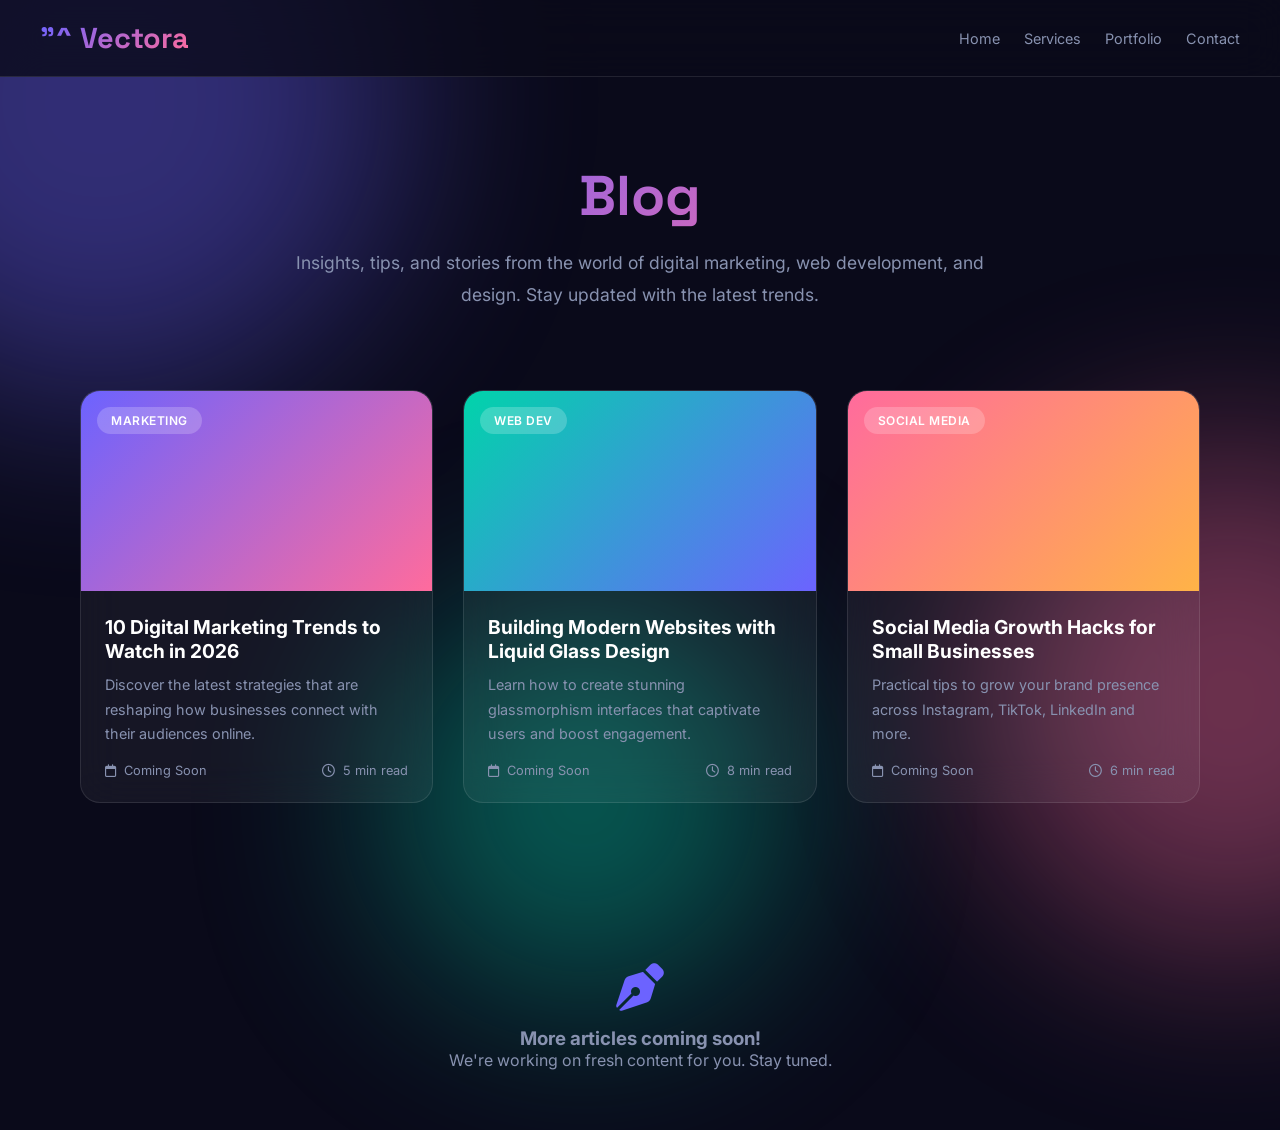
<file: blog.html>
<!DOCTYPE html>
<html lang="en">
<head>
    <meta charset="UTF-8">
    <meta name="viewport" content="width=device-width, initial-scale=1.0">
    <title>Blog — Vectora Agency</title>
    <link href="https://fonts.googleapis.com/css2?family=Inter:wght@300;400;500;600;700;800;900&family=Space+Grotesk:wght@400;500;600;700&display=swap" rel="stylesheet">
    <link rel="stylesheet" href="https://cdnjs.cloudflare.com/ajax/libs/font-awesome/6.5.0/css/all.min.css">
    <style>
        *{margin:0;padding:0;box-sizing:border-box}
        :root{--bg:#0a0a1a;--text:#fff;--text-muted:#8892b0;--primary:#6C63FF;--secondary:#FF6B9D;--accent:#00D4AA;--glass-bg:rgba(255,255,255,0.05);--glass-border:rgba(255,255,255,0.1);--card-radius:20px}
        body{font-family:'Inter',sans-serif;background:var(--bg);color:var(--text);min-height:100vh;overflow-x:hidden}
        .blob{position:fixed;border-radius:50%;filter:blur(100px);opacity:.4;z-index:-1}
        .blob-1{width:600px;height:600px;background:#6C63FF;top:-200px;left:-200px}
        .blob-2{width:500px;height:500px;background:#FF6B9D;top:50%;right:-200px}
        .blob-3{width:400px;height:400px;background:#00D4AA;bottom:-100px;left:30%}
        nav{position:fixed;top:0;width:100%;z-index:100;padding:20px 40px;display:flex;justify-content:space-between;align-items:center;backdrop-filter:blur(20px);background:rgba(10,10,26,.8);border-bottom:1px solid var(--glass-border)}
        .nav-logo{font-family:'Space Grotesk',sans-serif;font-size:1.8rem;font-weight:700;background:linear-gradient(135deg,var(--primary),var(--secondary));-webkit-background-clip:text;-webkit-text-fill-color:transparent}
        nav a{color:var(--text-muted);text-decoration:none;font-size:.9rem;transition:color .3s}
        nav a:hover{color:var(--text)}
        .nav-links{display:flex;gap:24px;align-items:center}
        .back-btn{display:inline-flex;align-items:center;gap:8px;color:var(--text-muted);text-decoration:none;font-size:.9rem;padding:10px 20px;border-radius:12px;border:1px solid var(--glass-border);background:var(--glass-bg);backdrop-filter:blur(10px);transition:all .3s}
        .back-btn:hover{background:rgba(255,255,255,.1);color:var(--text);transform:translateY(-2px)}
        .page-hero{padding:160px 40px 80px;text-align:center;max-width:800px;margin:0 auto}
        .page-hero h1{font-family:'Space Grotesk',sans-serif;font-size:3.5rem;font-weight:800;background:linear-gradient(135deg,var(--primary),var(--secondary));-webkit-background-clip:text;-webkit-text-fill-color:transparent;margin-bottom:16px}
        .page-hero p{color:var(--text-muted);font-size:1.1rem;line-height:1.8}
        .blog-grid{display:grid;grid-template-columns:repeat(auto-fill,minmax(350px,1fr));gap:30px;max-width:1200px;margin:0 auto;padding:0 40px 100px}
        .blog-card{background:var(--glass-bg);border:1px solid var(--glass-border);border-radius:var(--card-radius);overflow:hidden;backdrop-filter:blur(20px);transition:all .4s}
        .blog-card:hover{transform:translateY(-8px);border-color:var(--primary)}
        .blog-card-img{height:200px;position:relative;overflow:hidden}
        .blog-card-img .tag{position:absolute;top:16px;left:16px;padding:6px 14px;border-radius:20px;font-size:.75rem;font-weight:600;text-transform:uppercase;letter-spacing:.5px}
        .blog-card-body{padding:24px}
        .blog-card-body h3{font-size:1.2rem;font-weight:700;margin-bottom:10px}
        .blog-card-body p{color:var(--text-muted);font-size:.9rem;line-height:1.7;margin-bottom:16px}
        .blog-card-meta{display:flex;justify-content:space-between;align-items:center;color:var(--text-muted);font-size:.8rem}
        .blog-card-meta i{margin-right:4px}
        .coming-soon{text-align:center;padding:60px 20px;color:var(--text-muted)}
        .coming-soon i{font-size:3rem;margin-bottom:16px;color:var(--primary)}
    </style>
</head>
<body>
    <div class="blob blob-1"></div>
    <div class="blob blob-2"></div>
    <div class="blob blob-3"></div>
    <nav>
        <div class="nav-logo">"^ Vectora</div>
        <div class="nav-links">
            <a href="index.html">Home</a>
            <a href="index.html#services">Services</a>
            <a href="index.html#portfolio">Portfolio</a>
            <a href="index.html#contact">Contact</a>
        </div>
    </nav>
    <div class="page-hero">
        <h1>Blog</h1>
        <p>Insights, tips, and stories from the world of digital marketing, web development, and design. Stay updated with the latest trends.</p>
    </div>
    <div class="blog-grid">
        <div class="blog-card">
            <div class="blog-card-img" style="background:linear-gradient(135deg,#6C63FF,#FF6B9D)">
                <span class="tag" style="background:rgba(255,255,255,.2);color:#fff">Marketing</span>
            </div>
            <div class="blog-card-body">
                <h3>10 Digital Marketing Trends to Watch in 2026</h3>
                <p>Discover the latest strategies that are reshaping how businesses connect with their audiences online.</p>
                <div class="blog-card-meta"><span><i class="far fa-calendar"></i> Coming Soon</span><span><i class="far fa-clock"></i> 5 min read</span></div>
            </div>
        </div>
        <div class="blog-card">
            <div class="blog-card-img" style="background:linear-gradient(135deg,#00D4AA,#6C63FF)">
                <span class="tag" style="background:rgba(255,255,255,.2);color:#fff">Web Dev</span>
            </div>
            <div class="blog-card-body">
                <h3>Building Modern Websites with Liquid Glass Design</h3>
                <p>Learn how to create stunning glassmorphism interfaces that captivate users and boost engagement.</p>
                <div class="blog-card-meta"><span><i class="far fa-calendar"></i> Coming Soon</span><span><i class="far fa-clock"></i> 8 min read</span></div>
            </div>
        </div>
        <div class="blog-card">
            <div class="blog-card-img" style="background:linear-gradient(135deg,#FF6B9D,#FFB347)">
                <span class="tag" style="background:rgba(255,255,255,.2);color:#fff">Social Media</span>
            </div>
            <div class="blog-card-body">
                <h3>Social Media Growth Hacks for Small Businesses</h3>
                <p>Practical tips to grow your brand presence across Instagram, TikTok, LinkedIn and more.</p>
                <div class="blog-card-meta"><span><i class="far fa-calendar"></i> Coming Soon</span><span><i class="far fa-clock"></i> 6 min read</span></div>
            </div>
        </div>
    </div>
    <div class="coming-soon">
        <i class="fas fa-pen-nib"></i>
        <h3>More articles coming soon!</h3>
        <p>We're working on fresh content for you. Stay tuned.</p>
    </div>
</body>
</html>
</file>
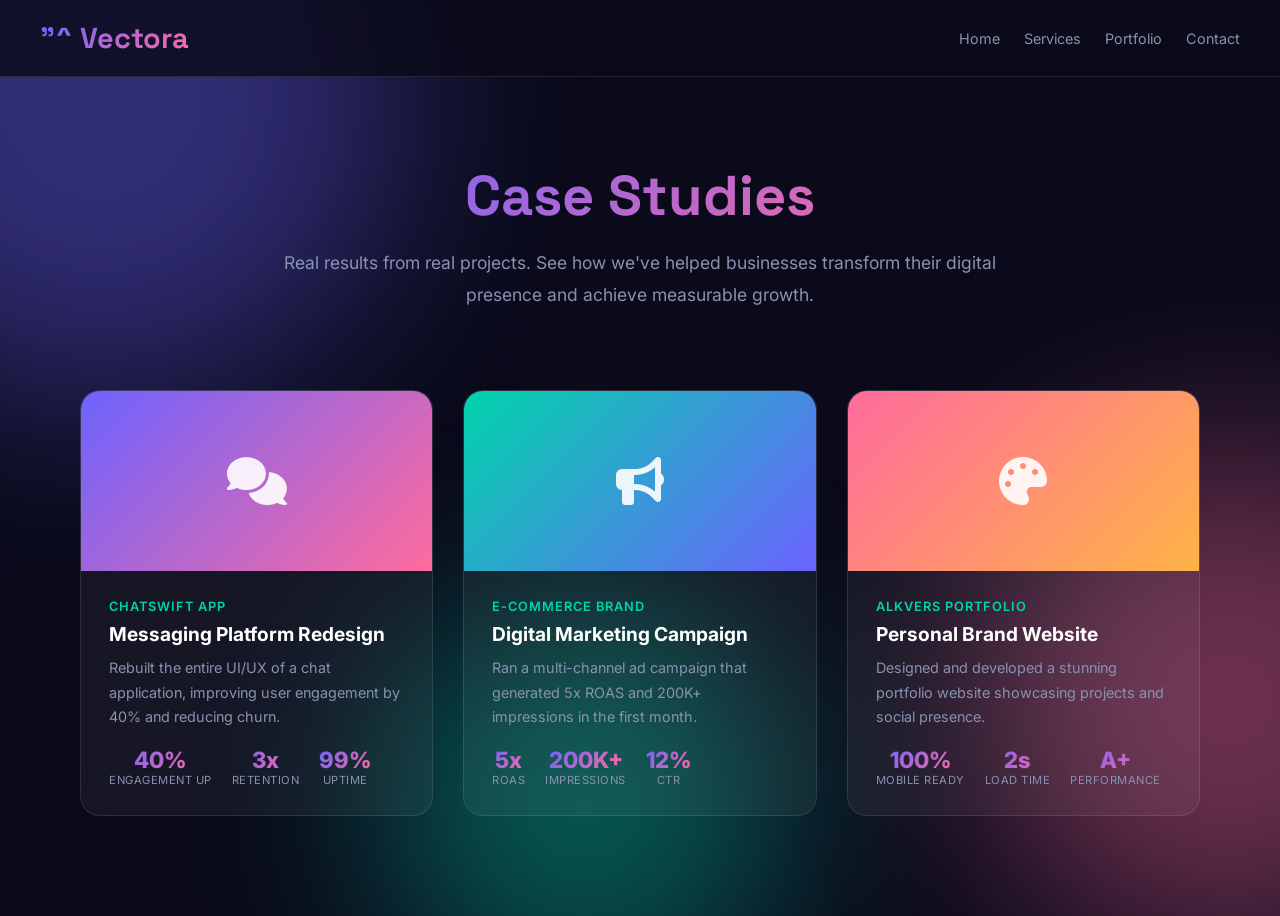
<file: case-studies.html>
<!DOCTYPE html>
<html lang="en">
<head>
    <meta charset="UTF-8">
    <meta name="viewport" content="width=device-width, initial-scale=1.0">
    <title>Case Studies — Vectora Agency</title>
    <link href="https://fonts.googleapis.com/css2?family=Inter:wght@300;400;500;600;700;800;900&family=Space+Grotesk:wght@400;500;600;700&display=swap" rel="stylesheet">
    <link rel="stylesheet" href="https://cdnjs.cloudflare.com/ajax/libs/font-awesome/6.5.0/css/all.min.css">
    <style>
        *{margin:0;padding:0;box-sizing:border-box}
        :root{--bg:#0a0a1a;--text:#fff;--text-muted:#8892b0;--primary:#6C63FF;--secondary:#FF6B9D;--accent:#00D4AA;--glass-bg:rgba(255,255,255,0.05);--glass-border:rgba(255,255,255,0.1);--card-radius:20px}
        body{font-family:'Inter',sans-serif;background:var(--bg);color:var(--text);min-height:100vh;overflow-x:hidden}
        .blob{position:fixed;border-radius:50%;filter:blur(100px);opacity:.4;z-index:-1}
        .blob-1{width:600px;height:600px;background:#6C63FF;top:-200px;left:-200px}
        .blob-2{width:500px;height:500px;background:#FF6B9D;top:50%;right:-200px}
        .blob-3{width:400px;height:400px;background:#00D4AA;bottom:-100px;left:30%}
        nav{position:fixed;top:0;width:100%;z-index:100;padding:20px 40px;display:flex;justify-content:space-between;align-items:center;backdrop-filter:blur(20px);background:rgba(10,10,26,.8);border-bottom:1px solid var(--glass-border)}
        .nav-logo{font-family:'Space Grotesk',sans-serif;font-size:1.8rem;font-weight:700;background:linear-gradient(135deg,var(--primary),var(--secondary));-webkit-background-clip:text;-webkit-text-fill-color:transparent}
        .nav-links{display:flex;gap:24px;align-items:center}
        nav a{color:var(--text-muted);text-decoration:none;font-size:.9rem;transition:color .3s}
        nav a:hover{color:var(--text)}
        .back-btn{display:inline-flex;align-items:center;gap:8px;color:var(--text-muted);text-decoration:none;font-size:.9rem;padding:10px 20px;border-radius:12px;border:1px solid var(--glass-border);background:var(--glass-bg);backdrop-filter:blur(10px);transition:all .3s}
        .back-btn:hover{background:rgba(255,255,255,.1);color:var(--text);transform:translateY(-2px)}
        .page-hero{padding:160px 40px 80px;text-align:center;max-width:800px;margin:0 auto}
        .page-hero h1{font-family:'Space Grotesk',sans-serif;font-size:3.5rem;font-weight:800;background:linear-gradient(135deg,var(--primary),var(--secondary));-webkit-background-clip:text;-webkit-text-fill-color:transparent;margin-bottom:16px}
        .page-hero p{color:var(--text-muted);font-size:1.1rem;line-height:1.8}
        .case-grid{display:grid;grid-template-columns:repeat(auto-fill,minmax(350px,1fr));gap:30px;max-width:1200px;margin:0 auto;padding:0 40px 100px}
        .case-card{background:var(--glass-bg);border:1px solid var(--glass-border);border-radius:var(--card-radius);overflow:hidden;backdrop-filter:blur(20px);transition:all .4s}
        .case-card:hover{transform:translateY(-8px);border-color:var(--primary)}
        .case-card-top{height:180px;display:flex;align-items:center;justify-content:center;position:relative}
        .case-card-top i{font-size:3rem;color:rgba(255,255,255,.9)}
        .case-card-body{padding:28px}
        .case-card-body .client{font-size:.8rem;text-transform:uppercase;letter-spacing:1px;color:var(--accent);font-weight:600;margin-bottom:8px}
        .case-card-body h3{font-size:1.2rem;font-weight:700;margin-bottom:10px}
        .case-card-body p{color:var(--text-muted);font-size:.9rem;line-height:1.7;margin-bottom:16px}
        .stat-row{display:flex;gap:20px;margin-top:12px}
        .stat{text-align:center}
        .stat .num{font-size:1.4rem;font-weight:800;background:linear-gradient(135deg,var(--primary),var(--secondary));-webkit-background-clip:text;-webkit-text-fill-color:transparent}
        .stat .label{font-size:.7rem;color:var(--text-muted);text-transform:uppercase;letter-spacing:.5px}
    </style>
</head>
<body>
    <div class="blob blob-1"></div>
    <div class="blob blob-2"></div>
    <div class="blob blob-3"></div>
    <nav>
        <div class="nav-logo">"^ Vectora</div>
        <div class="nav-links">
            <a href="index.html">Home</a>
            <a href="index.html#services">Services</a>
            <a href="index.html#portfolio">Portfolio</a>
            <a href="index.html#contact">Contact</a>
        </div>
    </nav>
    <div class="page-hero">
        <h1>Case Studies</h1>
        <p>Real results from real projects. See how we've helped businesses transform their digital presence and achieve measurable growth.</p>
    </div>
    <div class="case-grid">
        <div class="case-card">
            <div class="case-card-top" style="background:linear-gradient(135deg,#6C63FF,#FF6B9D)"><i class="fas fa-comments"></i></div>
            <div class="case-card-body">
                <div class="client">ChatSwift App</div>
                <h3>Messaging Platform Redesign</h3>
                <p>Rebuilt the entire UI/UX of a chat application, improving user engagement by 40% and reducing churn.</p>
                <div class="stat-row">
                    <div class="stat"><div class="num">40%</div><div class="label">Engagement Up</div></div>
                    <div class="stat"><div class="num">3x</div><div class="label">Retention</div></div>
                    <div class="stat"><div class="num">99%</div><div class="label">Uptime</div></div>
                </div>
            </div>
        </div>
        <div class="case-card">
            <div class="case-card-top" style="background:linear-gradient(135deg,#00D4AA,#6C63FF)"><i class="fas fa-bullhorn"></i></div>
            <div class="case-card-body">
                <div class="client">E-Commerce Brand</div>
                <h3>Digital Marketing Campaign</h3>
                <p>Ran a multi-channel ad campaign that generated 5x ROAS and 200K+ impressions in the first month.</p>
                <div class="stat-row">
                    <div class="stat"><div class="num">5x</div><div class="label">ROAS</div></div>
                    <div class="stat"><div class="num">200K+</div><div class="label">Impressions</div></div>
                    <div class="stat"><div class="num">12%</div><div class="label">CTR</div></div>
                </div>
            </div>
        </div>
        <div class="case-card">
            <div class="case-card-top" style="background:linear-gradient(135deg,#FF6B9D,#FFB347)"><i class="fas fa-palette"></i></div>
            <div class="case-card-body">
                <div class="client">Alkvers Portfolio</div>
                <h3>Personal Brand Website</h3>
                <p>Designed and developed a stunning portfolio website showcasing projects and social presence.</p>
                <div class="stat-row">
                    <div class="stat"><div class="num">100%</div><div class="label">Mobile Ready</div></div>
                    <div class="stat"><div class="num">2s</div><div class="label">Load Time</div></div>
                    <div class="stat"><div class="num">A+</div><div class="label">Performance</div></div>
                </div>
            </div>
        </div>
    </div>
</body>
</html>
</file>
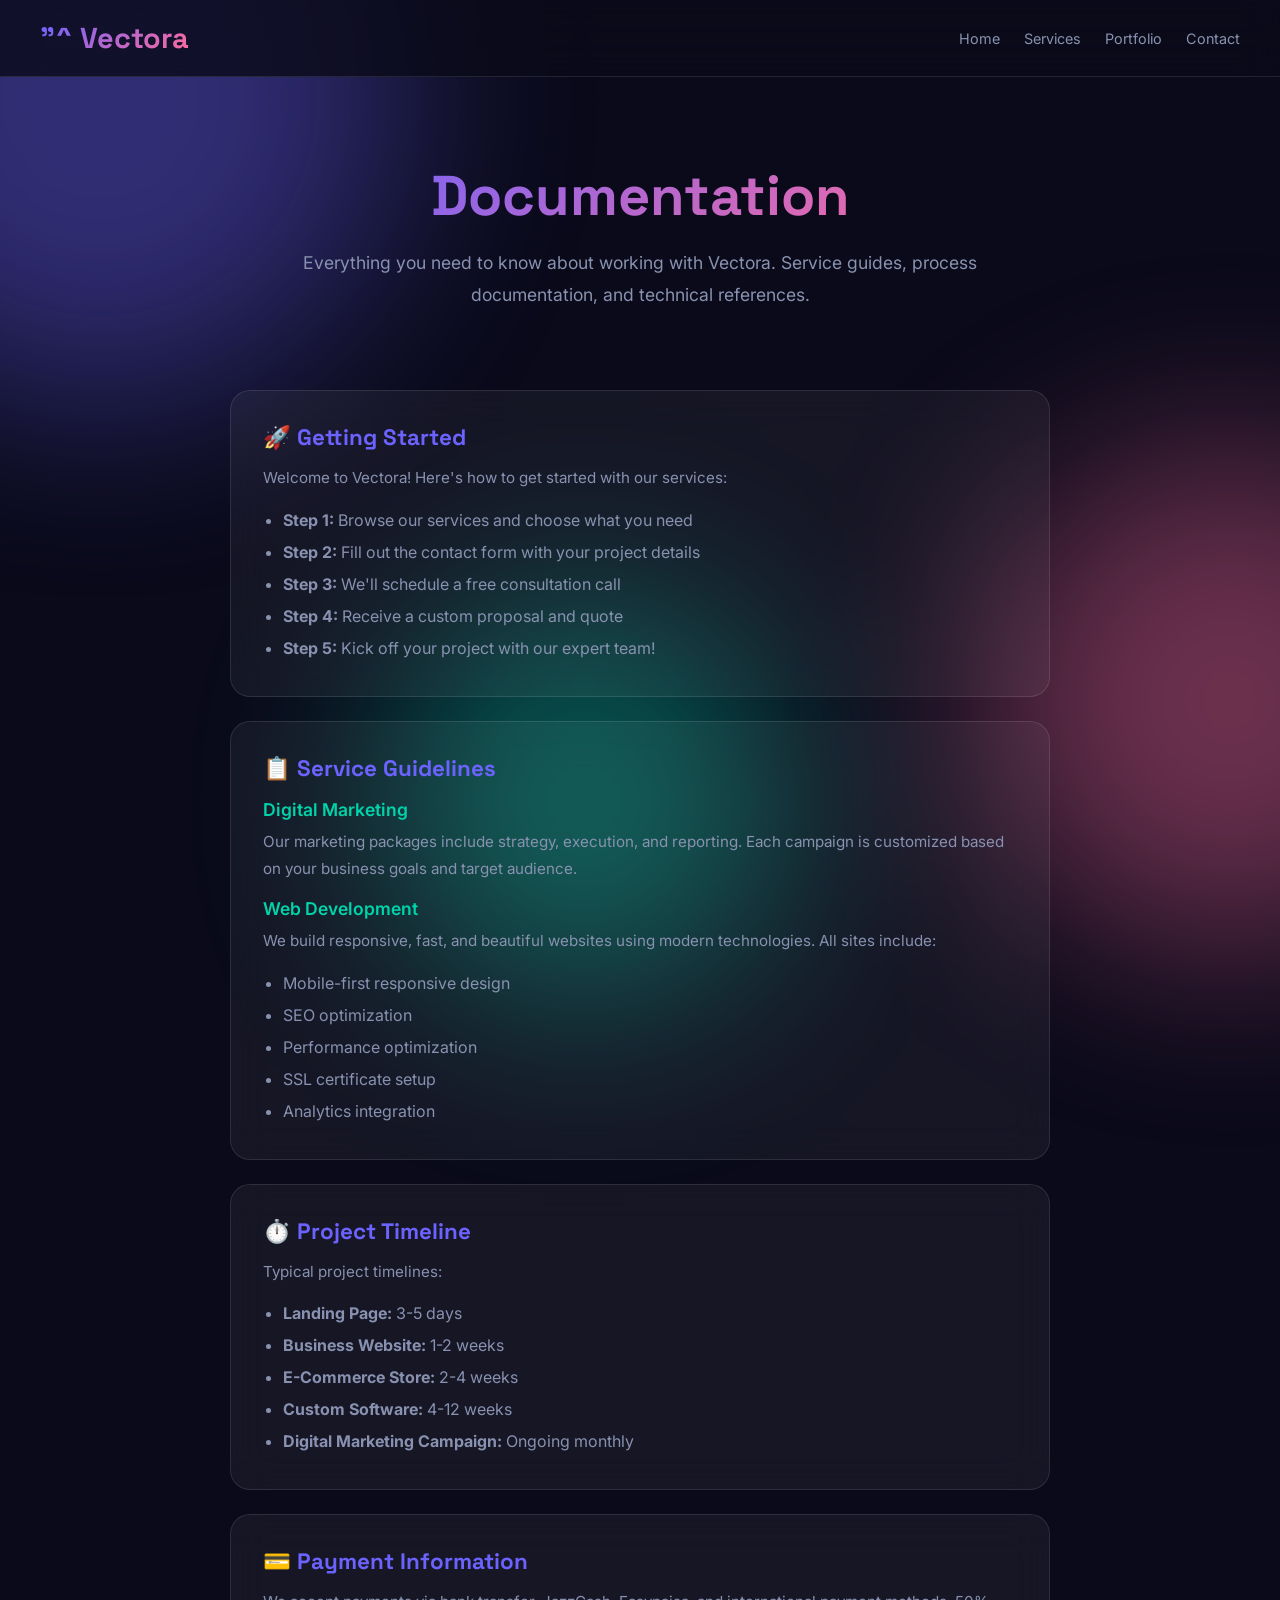
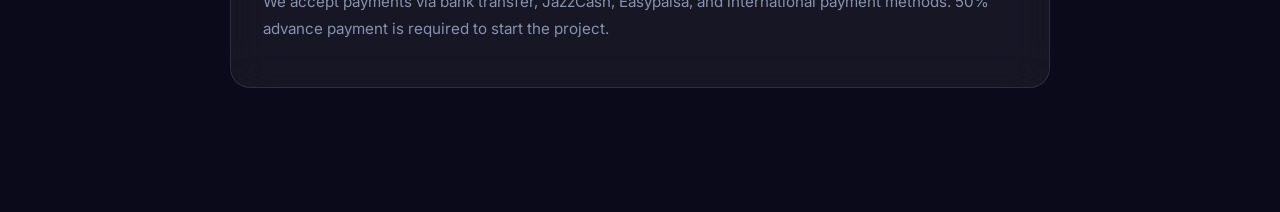
<file: docs.html>
<!DOCTYPE html>
<html lang="en">
<head>
    <meta charset="UTF-8">
    <meta name="viewport" content="width=device-width, initial-scale=1.0">
    <title>Documentation — Vectora Agency</title>
    <link href="https://fonts.googleapis.com/css2?family=Inter:wght@300;400;500;600;700;800;900&family=Space+Grotesk:wght@400;500;600;700&display=swap" rel="stylesheet">
    <link rel="stylesheet" href="https://cdnjs.cloudflare.com/ajax/libs/font-awesome/6.5.0/css/all.min.css">
    <style>
        *{margin:0;padding:0;box-sizing:border-box}
        :root{--bg:#0a0a1a;--text:#fff;--text-muted:#8892b0;--primary:#6C63FF;--secondary:#FF6B9D;--accent:#00D4AA;--glass-bg:rgba(255,255,255,0.05);--glass-border:rgba(255,255,255,0.1);--card-radius:20px}
        body{font-family:'Inter',sans-serif;background:var(--bg);color:var(--text);min-height:100vh;overflow-x:hidden}
        .blob{position:fixed;border-radius:50%;filter:blur(100px);opacity:.4;z-index:-1}
        .blob-1{width:600px;height:600px;background:#6C63FF;top:-200px;left:-200px}
        .blob-2{width:500px;height:500px;background:#FF6B9D;top:50%;right:-200px}
        .blob-3{width:400px;height:400px;background:#00D4AA;bottom:-100px;left:30%}
        nav{position:fixed;top:0;width:100%;z-index:100;padding:20px 40px;display:flex;justify-content:space-between;align-items:center;backdrop-filter:blur(20px);background:rgba(10,10,26,.8);border-bottom:1px solid var(--glass-border)}
        .nav-logo{font-family:'Space Grotesk',sans-serif;font-size:1.8rem;font-weight:700;background:linear-gradient(135deg,var(--primary),var(--secondary));-webkit-background-clip:text;-webkit-text-fill-color:transparent}
        .nav-links{display:flex;gap:24px;align-items:center}
        nav a{color:var(--text-muted);text-decoration:none;font-size:.9rem;transition:color .3s}
        nav a:hover{color:var(--text)}
        .page-hero{padding:160px 40px 80px;text-align:center;max-width:800px;margin:0 auto}
        .page-hero h1{font-family:'Space Grotesk',sans-serif;font-size:3.5rem;font-weight:800;background:linear-gradient(135deg,var(--primary),var(--secondary));-webkit-background-clip:text;-webkit-text-fill-color:transparent;margin-bottom:16px}
        .page-hero p{color:var(--text-muted);font-size:1.1rem;line-height:1.8}
        .docs-content{max-width:900px;margin:0 auto;padding:0 40px 100px}
        .doc-section{background:var(--glass-bg);border:1px solid var(--glass-border);border-radius:var(--card-radius);padding:32px;margin-bottom:24px;backdrop-filter:blur(20px)}
        .doc-section h2{font-family:'Space Grotesk',sans-serif;font-size:1.4rem;font-weight:700;margin-bottom:12px;color:var(--primary)}
        .doc-section h3{font-size:1.1rem;font-weight:600;margin:16px 0 8px;color:var(--accent)}
        .doc-section p{color:var(--text-muted);font-size:.95rem;line-height:1.8;margin-bottom:12px}
        .doc-section ul{color:var(--text-muted);padding-left:20px;line-height:2}
        .doc-section code{background:rgba(108,99,255,.2);padding:2px 8px;border-radius:6px;font-size:.85rem;color:var(--secondary)}
        .doc-section pre{background:rgba(0,0,0,.3);padding:16px;border-radius:12px;overflow-x:auto;margin:12px 0}
        .doc-section pre code{background:transparent;padding:0;color:var(--accent)}
    </style>
</head>
<body>
    <div class="blob blob-1"></div>
    <div class="blob blob-2"></div>
    <div class="blob blob-3"></div>
    <nav>
        <div class="nav-logo">"^ Vectora</div>
        <div class="nav-links">
            <a href="index.html">Home</a>
            <a href="index.html#services">Services</a>
            <a href="index.html#portfolio">Portfolio</a>
            <a href="index.html#contact">Contact</a>
        </div>
    </nav>
    <div class="page-hero">
        <h1>Documentation</h1>
        <p>Everything you need to know about working with Vectora. Service guides, process documentation, and technical references.</p>
    </div>
    <div class="docs-content">
        <div class="doc-section">
            <h2>🚀 Getting Started</h2>
            <p>Welcome to Vectora! Here's how to get started with our services:</p>
            <ul>
                <li><strong>Step 1:</strong> Browse our services and choose what you need</li>
                <li><strong>Step 2:</strong> Fill out the contact form with your project details</li>
                <li><strong>Step 3:</strong> We'll schedule a free consultation call</li>
                <li><strong>Step 4:</strong> Receive a custom proposal and quote</li>
                <li><strong>Step 5:</strong> Kick off your project with our expert team!</li>
            </ul>
        </div>
        <div class="doc-section">
            <h2>📋 Service Guidelines</h2>
            <h3>Digital Marketing</h3>
            <p>Our marketing packages include strategy, execution, and reporting. Each campaign is customized based on your business goals and target audience.</p>
            <h3>Web Development</h3>
            <p>We build responsive, fast, and beautiful websites using modern technologies. All sites include:</p>
            <ul>
                <li>Mobile-first responsive design</li>
                <li>SEO optimization</li>
                <li>Performance optimization</li>
                <li>SSL certificate setup</li>
                <li>Analytics integration</li>
            </ul>
        </div>
        <div class="doc-section">
            <h2>⏱️ Project Timeline</h3>
            <p>Typical project timelines:</p>
            <ul>
                <li><strong>Landing Page:</strong> 3-5 days</li>
                <li><strong>Business Website:</strong> 1-2 weeks</li>
                <li><strong>E-Commerce Store:</strong> 2-4 weeks</li>
                <li><strong>Custom Software:</strong> 4-12 weeks</li>
                <li><strong>Digital Marketing Campaign:</strong> Ongoing monthly</li>
            </ul>
        </div>
        <div class="doc-section">
            <h2>💳 Payment Information</h2>
            <p>We accept payments via bank transfer, JazzCash, Easypaisa, and international payment methods. 50% advance payment is required to start the project.</p>
        </div>
    </div>
</body>
</html>
</file>
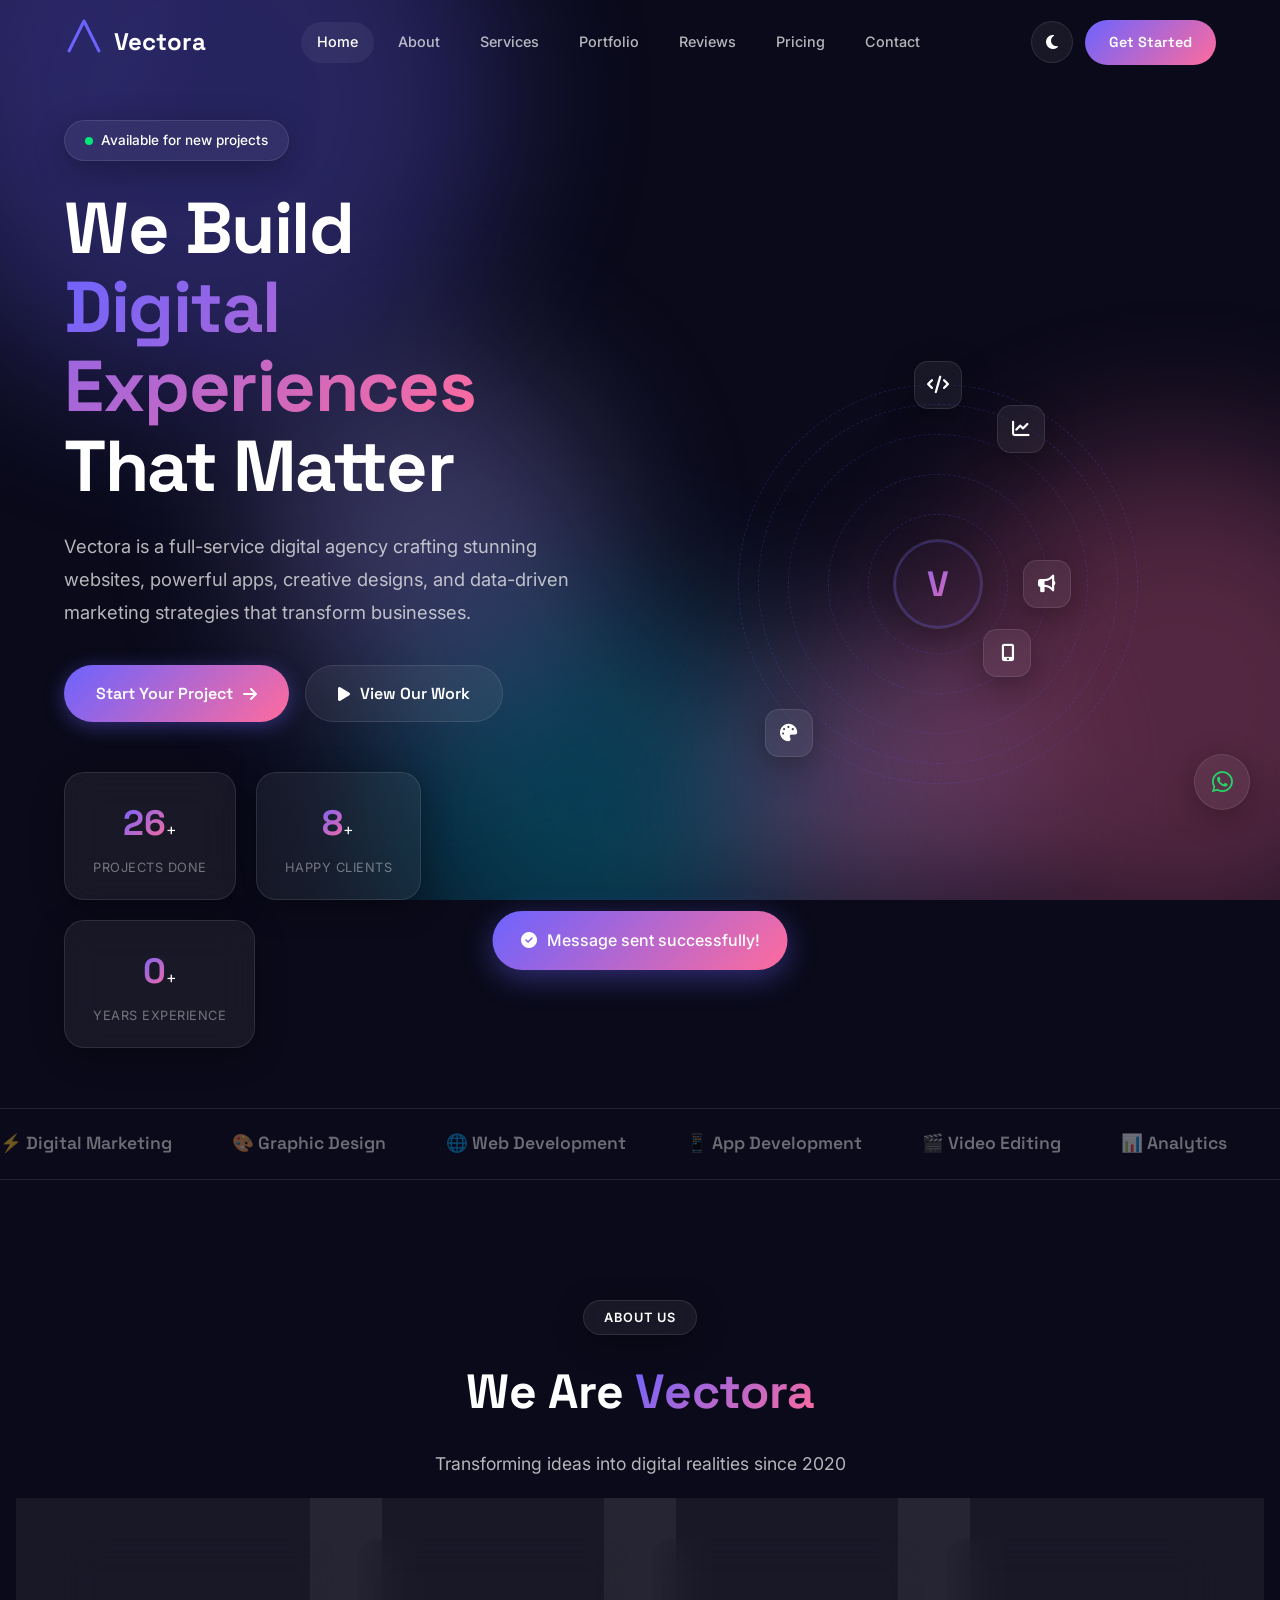
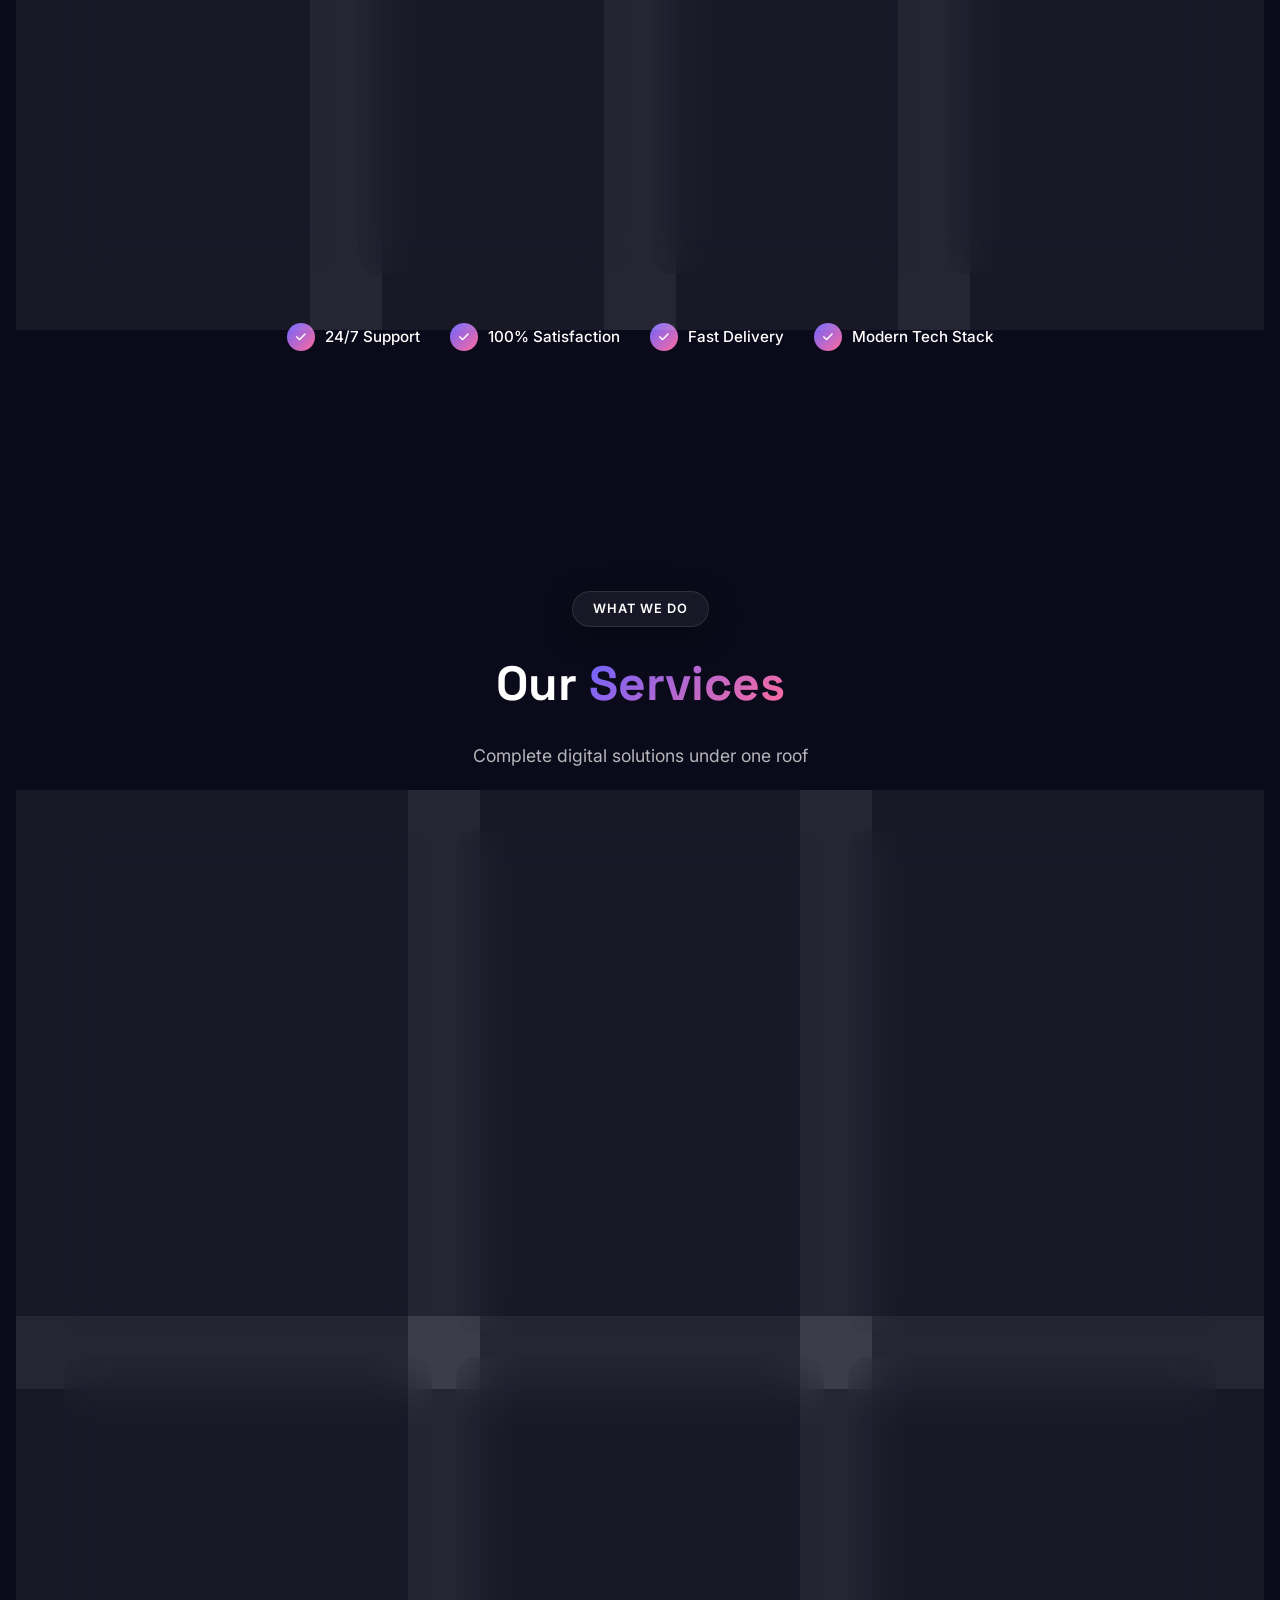
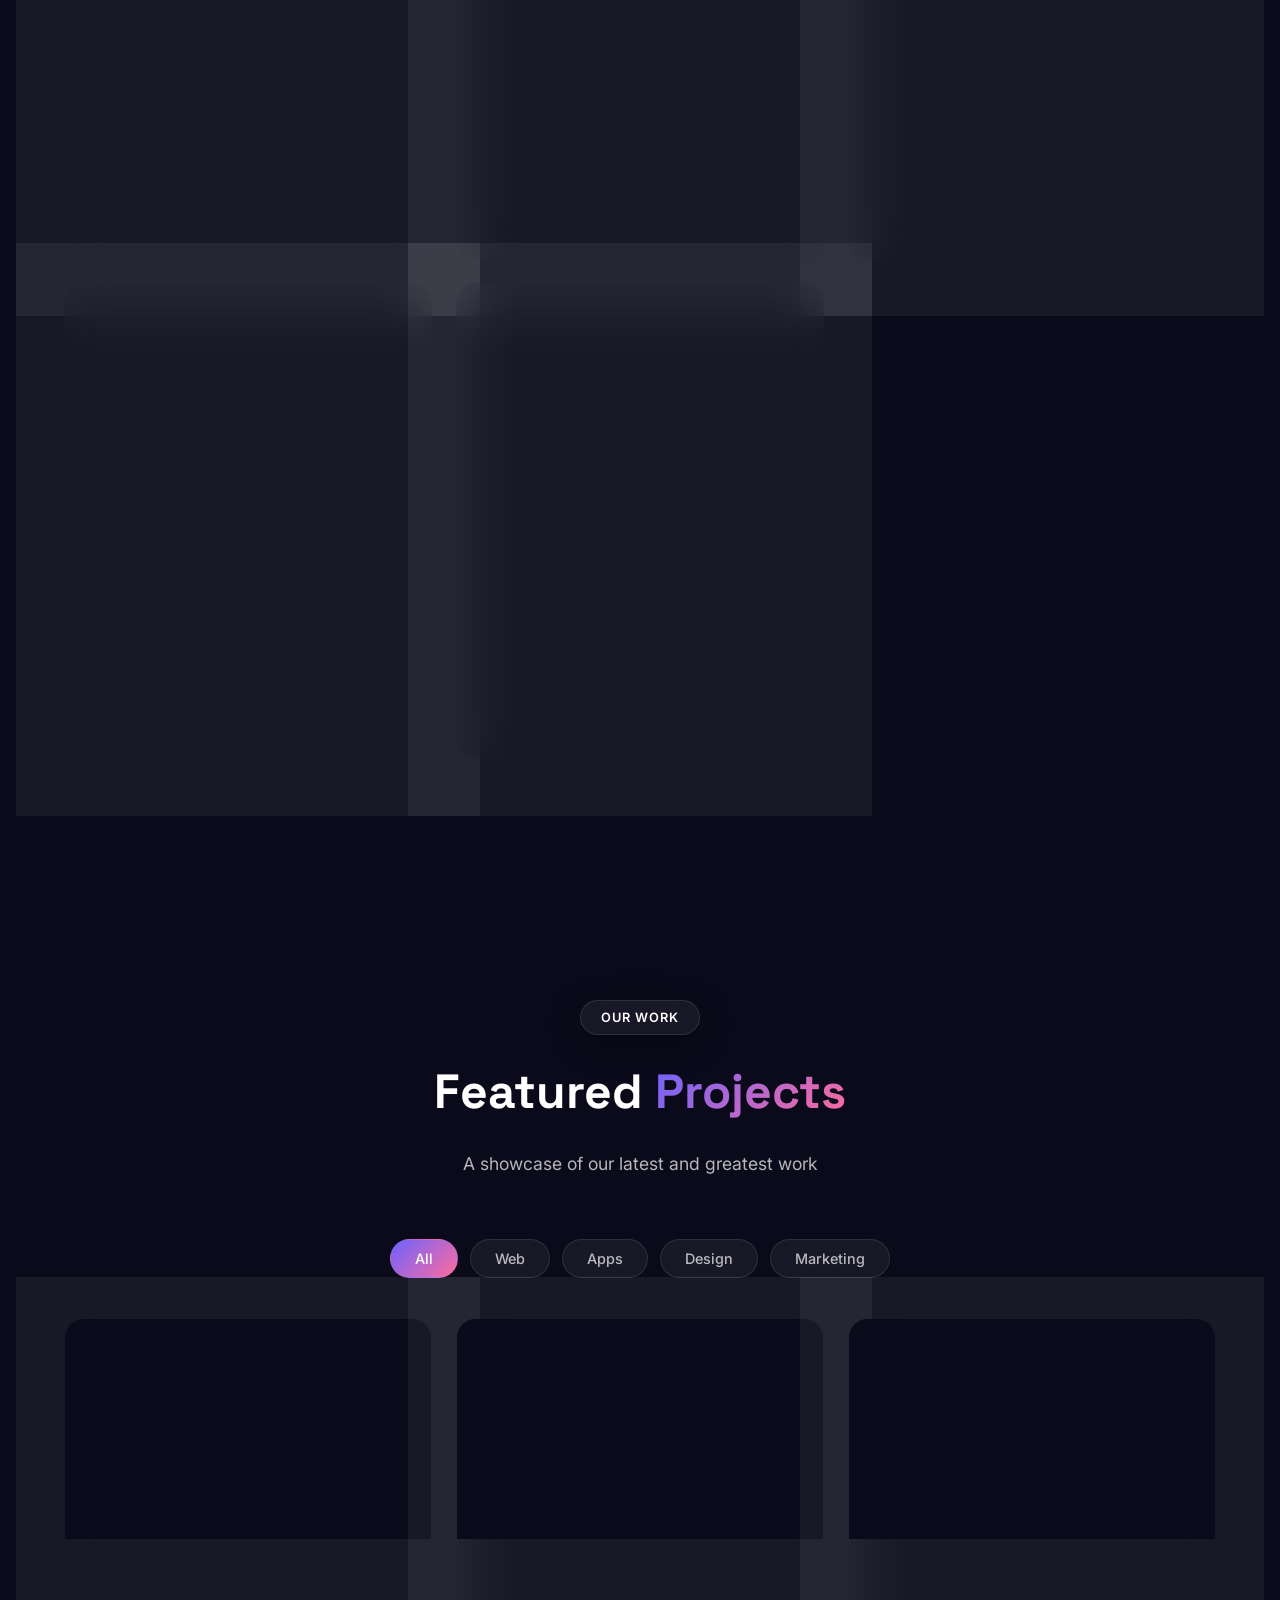
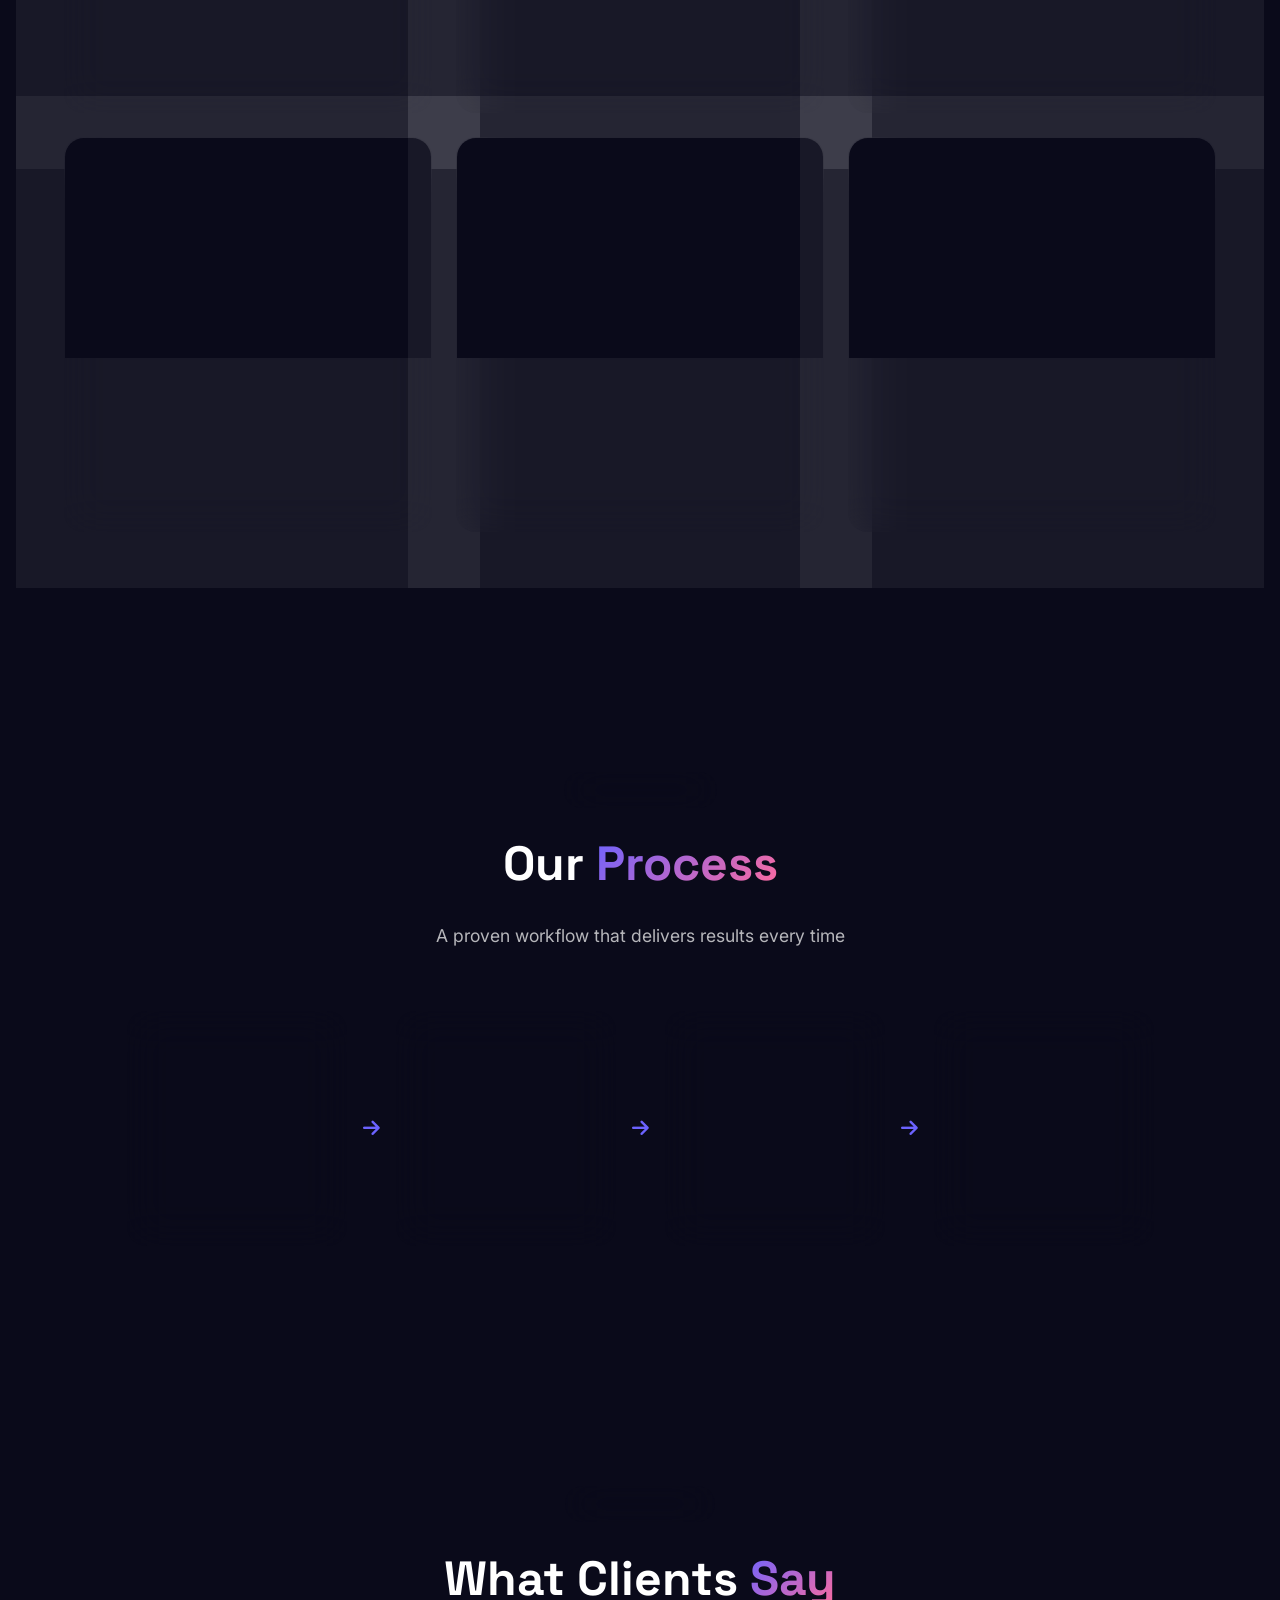
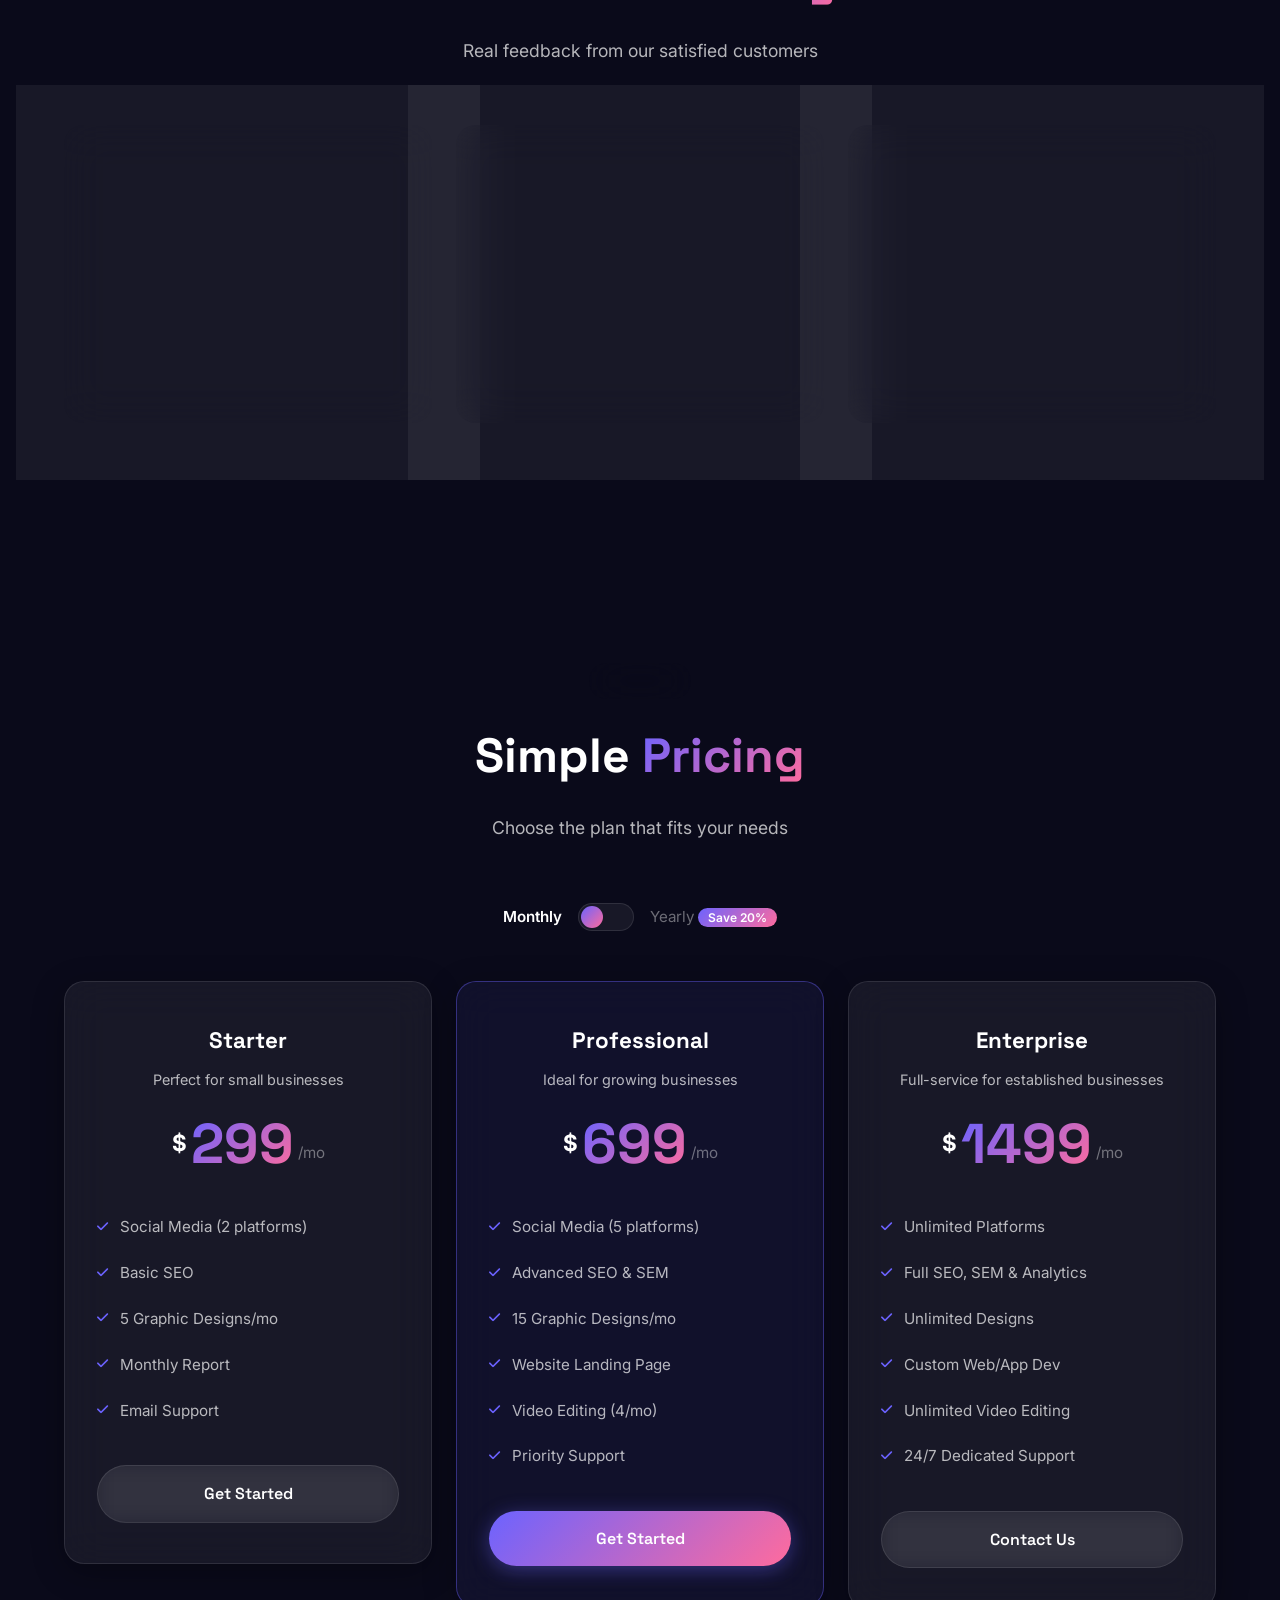
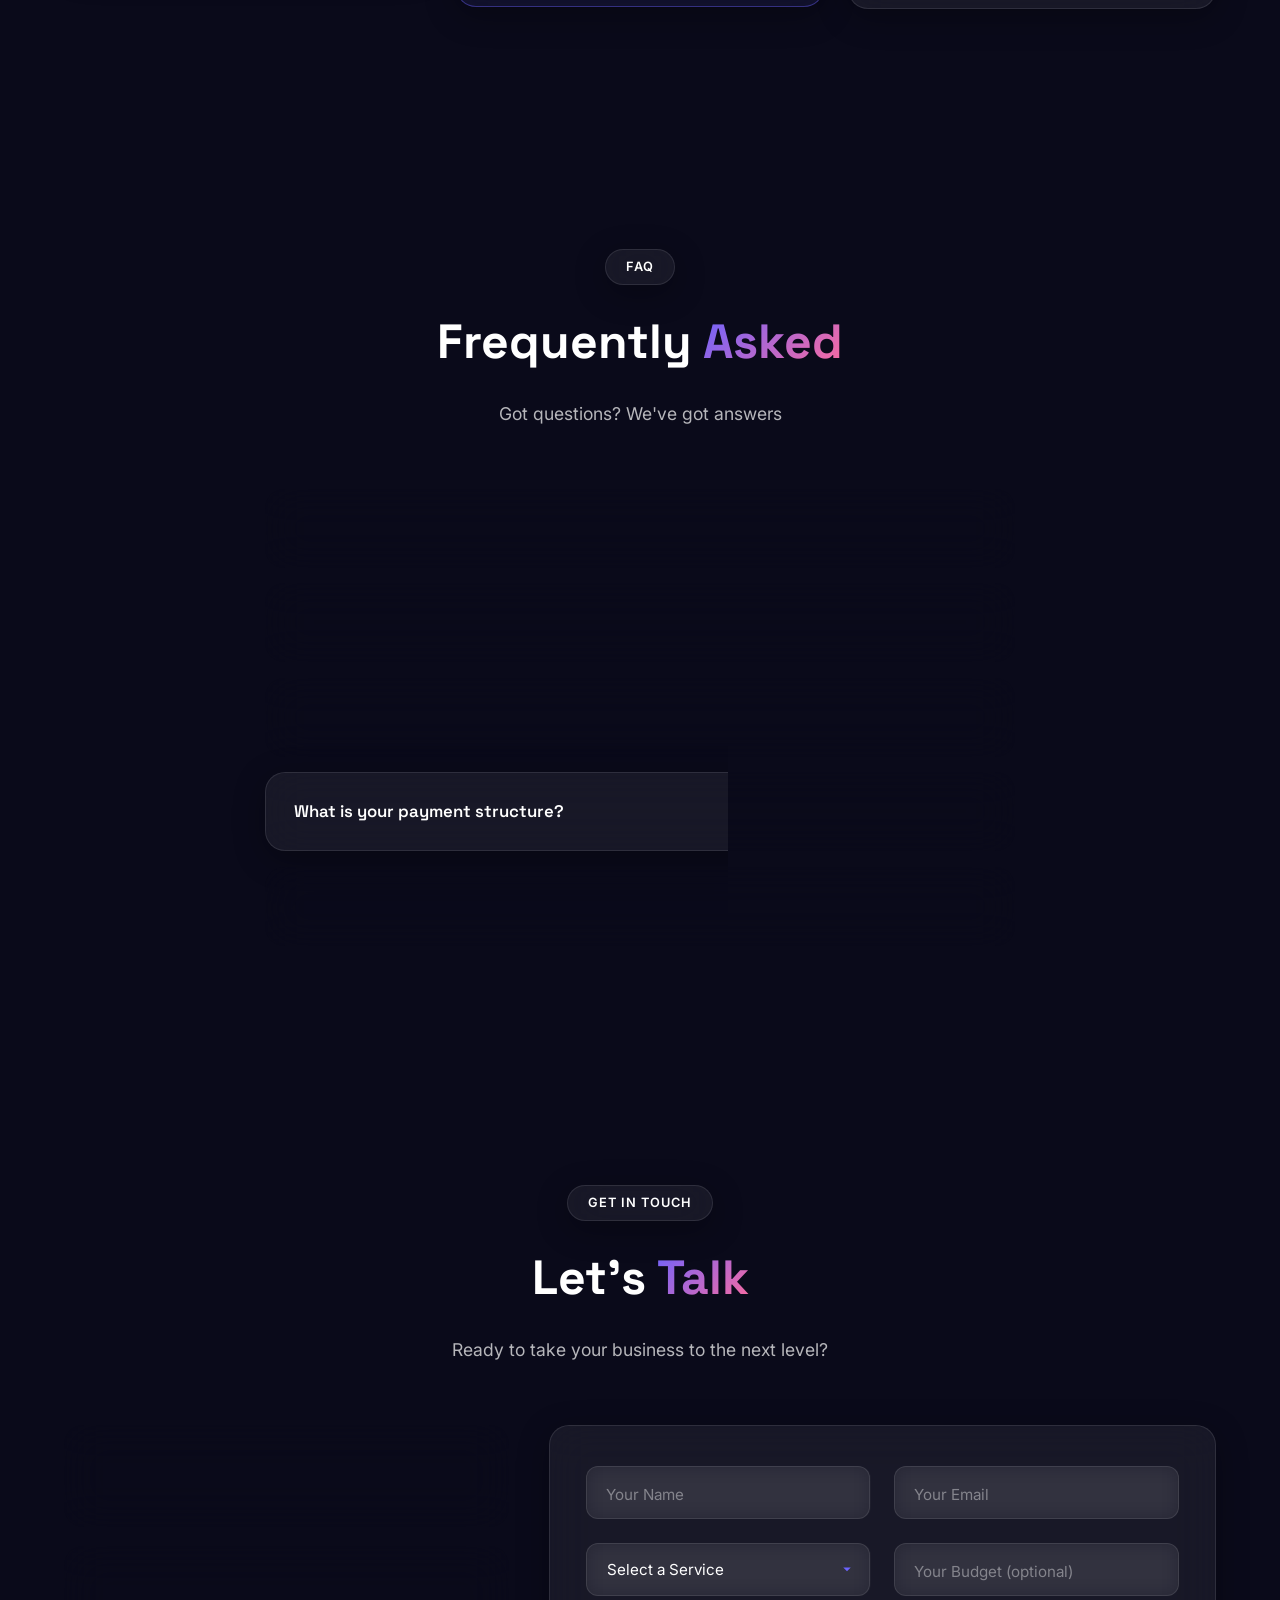
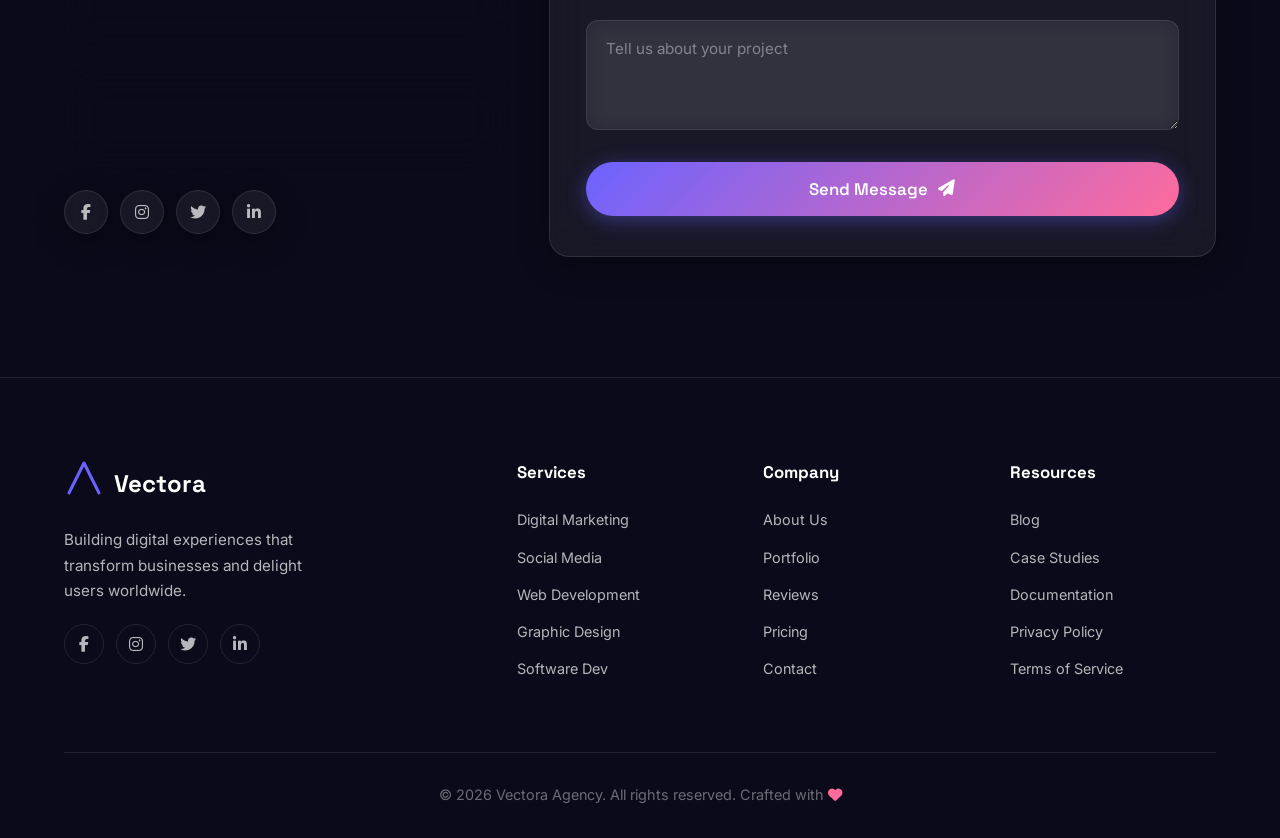
<file: preview.html>
<!DOCTYPE html>
<html lang="en">
<head>
    <meta charset="UTF-8">
    <meta name="viewport" content="width=device-width, initial-scale=1.0">
    <title>Vectora — Digital Agency</title>
    <link rel="preconnect" href="https://fonts.googleapis.com">
    <link rel="preconnect" href="https://fonts.gstatic.com" crossorigin>
    <link href="https://fonts.googleapis.com/css2?family=Inter:wght@300;400;500;600;700;800;900&family=Space+Grotesk:wght@400;500;600;700&display=swap" rel="stylesheet">
    <link rel="stylesheet" href="https://cdnjs.cloudflare.com/ajax/libs/font-awesome/6.5.1/css/all.min.css">
    <style>
        :root {
            --bg-primary: #0a0a1a;
            --bg-secondary: #111128;
            --bg-card: rgba(255,255,255,0.04);
            --bg-card-hover: rgba(255,255,255,0.08);
            --glass-bg: rgba(255,255,255,0.06);
            --glass-border: rgba(255,255,255,0.1);
            --glass-shadow: 0 8px 32px rgba(0,0,0,0.3);
            --text-primary: #ffffff;
            --text-secondary: rgba(255,255,255,0.7);
            --text-muted: rgba(255,255,255,0.4);
            --accent-1: #6C63FF;
            --accent-2: #FF6B9D;
            --accent-3: #00B4D8;
            --gradient: linear-gradient(135deg, #6C63FF, #FF6B9D);
            --font-primary: 'Space Grotesk', sans-serif;
            --font-secondary: 'Inter', sans-serif;
            --border-radius: 20px;
            --border-radius-sm: 12px;
            --transition: all 0.4s cubic-bezier(0.25,0.46,0.45,0.94);
        }
        [data-theme="light"] {
            --bg-primary: #f0f2f5;
            --bg-secondary: #ffffff;
            --bg-card: rgba(0,0,0,0.02);
            --bg-card-hover: rgba(0,0,0,0.05);
            --glass-bg: rgba(255,255,255,0.7);
            --glass-border: rgba(255,255,255,0.8);
            --glass-shadow: 0 8px 32px rgba(0,0,0,0.1);
            --text-primary: #1a1a2e;
            --text-secondary: rgba(26,26,46,0.7);
            --text-muted: rgba(26,26,46,0.4);
        }
        *,*::before,*::after{margin:0;padding:0;box-sizing:border-box}
        html{scroll-behavior:smooth;scroll-padding-top:80px}
        body{font-family:var(--font-secondary);background:var(--bg-primary);color:var(--text-primary);line-height:1.7;overflow-x:hidden;-webkit-font-smoothing:antialiased}
        .cursor-glow{position:fixed;width:500px;height:500px;border-radius:50%;background:radial-gradient(circle,rgba(108,99,255,0.08) 0%,transparent 70%);pointer-events:none;z-index:0;transform:translate(-50%,-50%);transition:transform 0.1s ease}
        .bg-animation{position:fixed;top:0;left:0;width:100%;height:100%;z-index:0;overflow:hidden;pointer-events:none}
        .blob{position:absolute;border-radius:50%;filter:blur(80px);opacity:0.3;animation:blobFloat 20s ease-in-out infinite}
        .blob-1{width:600px;height:600px;background:var(--accent-1);top:-200px;left:-100px}
        .blob-2{width:500px;height:500px;background:var(--accent-2);top:50%;right:-150px;animation-delay:-5s}
        .blob-3{width:400px;height:400px;background:var(--accent-3);bottom:-100px;left:30%;animation-delay:-10s}
        .blob-4{width:350px;height:350px;background:#A29BFE;top:40%;left:20%;animation-delay:-15s}
        .blob-5{width:300px;height:300px;background:#FF9FF3;top:70%;right:20%;animation-delay:-8s}
        @keyframes blobFloat{0%,100%{transform:translate(0,0) scale(1)}25%{transform:translate(50px,-50px) scale(1.1)}50%{transform:translate(-30px,30px) scale(.95)}75%{transform:translate(40px,40px) scale(1.05)}}
        .container{max-width:1200px;margin:0 auto;padding:0 24px}
        .glass-card{background:var(--glass-bg);backdrop-filter:blur(20px);-webkit-backdrop-filter:blur(20px);border:1px solid var(--glass-border);border-radius:var(--border-radius);box-shadow:var(--glass-shadow);transition:var(--transition)}
        .glass-card:hover{background:var(--bg-card-hover);border-color:rgba(108,99,255,0.3);box-shadow:0 8px 40px rgba(108,99,255,0.1)}
        .gradient-text{background:var(--gradient);-webkit-background-clip:text;-webkit-text-fill-color:transparent;background-clip:text}
        .btn{display:inline-flex;align-items:center;gap:10px;padding:14px 32px;border-radius:50px;font-family:var(--font-primary);font-weight:600;font-size:1rem;text-decoration:none;cursor:pointer;border:none;transition:var(--transition);position:relative;overflow:hidden}
        .btn-primary{background:var(--gradient);color:#fff;box-shadow:0 4px 20px rgba(108,99,255,0.4)}
        .btn-primary:hover{transform:translateY(-3px);box-shadow:0 8px 30px rgba(108,99,255,0.6)}
        .btn-primary::after{content:'';position:absolute;top:0;left:-100%;width:100%;height:100%;background:linear-gradient(90deg,transparent,rgba(255,255,255,0.2),transparent);transition:left 0.5s}
        .btn-primary:hover::after{left:100%}
        .btn-glass{background:var(--glass-bg);color:var(--text-primary);border:1px solid var(--glass-border);backdrop-filter:blur(10px)}
        .btn-glass:hover{background:var(--bg-card-hover);border-color:var(--accent-1);transform:translateY(-3px)}
        .navbar{position:fixed;top:0;left:0;right:0;z-index:1000;padding:16px 0;transition:var(--transition)}
        .navbar.scrolled{background:rgba(10,10,26,0.85);backdrop-filter:blur(20px);border-bottom:1px solid var(--glass-border);padding:10px 0}
        .nav-container{max-width:1200px;margin:0 auto;padding:0 24px;display:flex;align-items:center;justify-content:space-between}
        .nav-logo{display:flex;align-items:center;gap:10px;text-decoration:none;color:var(--text-primary);font-family:var(--font-primary);font-size:1.5rem;font-weight:700}
        .nav-links{display:flex;align-items:center;gap:8px}
        .nav-link{padding:8px 16px;border-radius:50px;text-decoration:none;color:var(--text-secondary);font-family:var(--font-secondary);font-size:.9rem;font-weight:500;transition:var(--transition)}
        .nav-link:hover,.nav-link.active{color:var(--text-primary);background:var(--glass-bg)}
        .nav-actions{display:flex;align-items:center;gap:12px}
        .theme-toggle{width:42px;height:42px;border-radius:50%;border:1px solid var(--glass-border);background:var(--glass-bg);color:var(--text-primary);cursor:pointer;display:flex;align-items:center;justify-content:center;font-size:1rem;transition:var(--transition);backdrop-filter:blur(10px)}
        .nav-cta{padding:10px 24px;border-radius:50px;background:var(--gradient);color:#fff;text-decoration:none;font-family:var(--font-primary);font-weight:600;font-size:.9rem;transition:var(--transition)}
        .hamburger{display:none;flex-direction:column;gap:5px;background:none;border:none;cursor:pointer;padding:5px}
        .hamburger span{width:25px;height:2px;background:var(--text-primary);border-radius:2px;transition:var(--transition)}
        .hero{min-height:100vh;display:flex;align-items:center;padding:120px 24px 60px;position:relative;z-index:1;max-width:1200px;margin:0 auto;gap:40px}
        .hero-content{flex:1;max-width:650px}
        .hero-badge{display:inline-flex;align-items:center;gap:8px;padding:8px 20px;border-radius:50px;font-size:.85rem;font-weight:500;margin-bottom:28px}
        .badge-dot{width:8px;height:8px;border-radius:50%;background:#00E676;animation:pulse 2s ease-in-out infinite}
        @keyframes pulse{0%,100%{opacity:1;transform:scale(1)}50%{opacity:.5;transform:scale(1.3)}}
        .hero-title{font-family:var(--font-primary);font-size:clamp(2.8rem,6vw,4.5rem);font-weight:800;line-height:1.1;margin-bottom:24px;letter-spacing:-.02em}
        .hero-subtitle{font-size:1.15rem;color:var(--text-secondary);line-height:1.8;margin-bottom:36px;max-width:520px}
        .hero-buttons{display:flex;gap:16px;margin-bottom:50px;flex-wrap:wrap}
        .hero-stats{display:flex;gap:20px;flex-wrap:wrap}
        .stat-item{padding:20px 28px;text-align:center;border-radius:var(--border-radius)}
        .stat-number{font-family:var(--font-primary);font-size:2.2rem;font-weight:800;background:var(--gradient);-webkit-background-clip:text;-webkit-text-fill-color:transparent}
        .stat-label{display:block;font-size:.8rem;color:var(--text-muted);margin-top:4px;text-transform:uppercase;letter-spacing:.5px}
        .hero-visual{flex:1;display:flex;justify-content:center;align-items:center}
        .orbit-container{position:relative;width:400px;height:400px}
        .orbit{position:absolute;border:1px dashed rgba(108,99,255,0.2);border-radius:50%;animation:orbitSpin linear infinite}
        .orbit-1{width:100%;height:100%;top:0;left:0;animation-duration:30s}
        .orbit-2{width:75%;height:75%;top:12.5%;left:12.5%;animation-duration:24s;animation-direction:reverse}
        .orbit-3{width:55%;height:55%;top:22.5%;left:22.5%;animation-duration:18s}
        .orbit-4{width:35%;height:35%;top:32.5%;left:32.5%;animation-duration:12s;animation-direction:reverse}
        .orbit-5{width:90%;height:90%;top:5%;left:5%;animation-duration:35s}
        @keyframes orbitSpin{from{transform:rotate(0deg)}to{transform:rotate(360deg)}}
        .orbit-icon{position:absolute;width:48px;height:48px;display:flex;align-items:center;justify-content:center;border-radius:14px;font-size:1.1rem}
        .orbit-1 .orbit-icon{top:0;left:50%;transform:translate(-50%,-50%)}
        .orbit-2 .orbit-icon{bottom:0;left:0;transform:translate(-50%,50%)}
        .orbit-3 .orbit-icon{top:50%;right:0;transform:translate(50%,-50%)}
        .orbit-4 .orbit-icon{bottom:0;right:0;transform:translate(50%,50%)}
        .orbit-5 .orbit-icon{top:0;right:20%}
        .orbit-center{position:absolute;width:90px;height:90px;top:50%;left:50%;transform:translate(-50%,-50%);display:flex;align-items:center;justify-content:center;font-family:var(--font-primary);font-size:2.2rem;font-weight:800;background:var(--gradient);-webkit-background-clip:text;-webkit-text-fill-color:transparent;border-radius:50%}
        .pulse-ring{position:absolute;width:100%;height:100%;border-radius:50%;border:2px solid rgba(108,99,255,0.3);animation:pulseRing 3s ease-in-out infinite}
        @keyframes pulseRing{0%{transform:scale(1);opacity:1}100%{transform:scale(1.8);opacity:0}}
        .marquee-section{padding:20px 0;border-top:1px solid var(--glass-border);border-bottom:1px solid var(--glass-border);overflow:hidden;position:relative;z-index:1}
        .marquee-track{overflow:hidden}
        .marquee-content{display:flex;gap:60px;animation:marquee 30s linear infinite;width:max-content}
        .marquee-content span{font-family:var(--font-primary);font-size:1.1rem;font-weight:600;color:var(--text-muted);white-space:nowrap;transition:color .3s}
        .marquee-content span:hover{color:var(--text-primary)}
        @keyframes marquee{0%{transform:translateX(0)}100%{transform:translateX(-50%)}}
        .section-header{text-align:center;margin-bottom:60px}
        .section-tag{display:inline-block;padding:6px 20px;border-radius:50px;font-size:.8rem;font-weight:600;text-transform:uppercase;letter-spacing:1px;margin-bottom:16px}
        .section-title{font-family:var(--font-primary);font-size:clamp(2rem,4vw,3rem);font-weight:800;margin-bottom:16px}
        .section-subtitle{font-size:1.1rem;color:var(--text-secondary);max-width:500px;margin:0 auto}
        .about{padding:120px 0;position:relative;z-index:1}
        .about-grid{display:grid;grid-template-columns:repeat(auto-fit,minmax(260px,1fr));gap:24px;margin-bottom:50px}
        .about-card{padding:36px 28px;text-align:center}
        .about-icon{width:64px;height:64px;border-radius:18px;background:var(--gradient);display:flex;align-items:center;justify-content:center;font-size:1.4rem;color:#fff;margin:0 auto 20px}
        .about-card h3{font-family:var(--font-primary);font-size:1.3rem;margin-bottom:12px}
        .about-card p{color:var(--text-secondary);font-size:.95rem;line-height:1.7}
        .about-features{display:flex;justify-content:center;gap:30px;flex-wrap:wrap}
        .feature-item{display:flex;align-items:center;gap:10px}
        .feature-check{width:28px;height:28px;border-radius:50%;background:var(--gradient);display:flex;align-items:center;justify-content:center;font-size:.7rem;color:#fff}
        .feature-item span{font-weight:500;font-size:.95rem}
        .services{padding:120px 0;position:relative;z-index:1}
        .services-grid{display:grid;grid-template-columns:repeat(auto-fit,minmax(280px,1fr));gap:24px}
        .service-card{padding:36px 28px;position:relative;overflow:hidden}
        .service-icon-wrapper{display:flex;align-items:center;justify-content:space-between;margin-bottom:20px}
        .service-icon{width:56px;height:56px;border-radius:16px;background:var(--gradient);display:flex;align-items:center;justify-content:center;font-size:1.3rem;color:#fff;transition:var(--transition)}
        .service-card:hover .service-icon{transform:scale(1.1) rotate(5deg)}
        .service-number{font-family:var(--font-primary);font-size:3rem;font-weight:800;color:var(--glass-border);line-height:1}
        .service-card h3{font-family:var(--font-primary);font-size:1.25rem;margin-bottom:12px}
        .service-card>p{color:var(--text-secondary);font-size:.95rem;margin-bottom:20px;line-height:1.7}
        .service-features{list-style:none;margin-bottom:20px}
        .service-features li{display:flex;align-items:center;gap:10px;padding:6px 0;font-size:.9rem;color:var(--text-secondary)}
        .service-features li i{color:var(--accent-1);font-size:.75rem}
        .service-price{font-family:var(--font-primary);font-weight:700;color:var(--accent-2);font-size:.95rem;padding-top:16px;border-top:1px solid var(--glass-border)}
        .portfolio{padding:120px 0;position:relative;z-index:1}
        .portfolio-filters{display:flex;justify-content:center;gap:12px;margin-bottom:40px;flex-wrap:wrap}
        .filter-btn{padding:10px 24px;border-radius:50px;border:1px solid var(--glass-border);background:var(--glass-bg);color:var(--text-secondary);font-family:var(--font-secondary);font-size:.9rem;font-weight:500;cursor:pointer;transition:var(--transition);backdrop-filter:blur(10px)}
        .filter-btn:hover,.filter-btn.active{background:var(--gradient);color:#fff;border-color:transparent}
        .portfolio-grid{display:grid;grid-template-columns:repeat(auto-fit,minmax(340px,1fr));gap:24px}
        .portfolio-card{overflow:hidden;transition:var(--transition)}
        .portfolio-image{position:relative;height:220px;overflow:hidden}
        .portfolio-placeholder{width:100%;height:100%;display:flex;align-items:center;justify-content:center;font-size:3rem;color:rgba(255,255,255,0.8)}
        .portfolio-overlay{position:absolute;top:0;left:0;width:100%;height:100%;background:rgba(10,10,26,0.6);display:flex;align-items:center;justify-content:center;opacity:0;transition:var(--transition)}
        .portfolio-card:hover .portfolio-overlay{opacity:1}
        .portfolio-link{width:52px;height:52px;border-radius:50%;background:var(--gradient);display:flex;align-items:center;justify-content:center;color:#fff;font-size:1.1rem;text-decoration:none;transform:translateY(20px);transition:var(--transition)}
        .portfolio-card:hover .portfolio-link{transform:translateY(0)}
        .portfolio-info{padding:24px}
        .portfolio-category{font-size:.8rem;color:var(--accent-1);font-weight:600;text-transform:uppercase;letter-spacing:.5px}
        .portfolio-info h3{font-family:var(--font-primary);font-size:1.2rem;margin:8px 0}
        .portfolio-info p{font-size:.9rem;color:var(--text-secondary)}
        .portfolio-card.hidden{display:none}
        .process{padding:120px 0;position:relative;z-index:1}
        .process-timeline{display:flex;align-items:center;justify-content:center;gap:16px;flex-wrap:wrap}
        .process-step{padding:36px 28px;text-align:center;width:220px;position:relative}
        .step-icon{width:64px;height:64px;border-radius:50%;background:var(--gradient);display:flex;align-items:center;justify-content:center;font-size:1.3rem;color:#fff;margin:0 auto 16px}
        .process-step h3{font-family:var(--font-primary);font-size:1.1rem;margin-bottom:8px}
        .process-step p{font-size:.85rem;color:var(--text-secondary);line-height:1.6}
        .process-connector{color:var(--accent-1);font-size:1.2rem}
        .testimonials{padding:120px 0;position:relative;z-index:1}
        .testimonials-grid{display:grid;grid-template-columns:repeat(auto-fit,minmax(320px,1fr));gap:24px}
        .testimonial-card{padding:36px 28px}
        .testimonial-stars{color:#FFD700;font-size:.9rem;margin-bottom:16px;display:flex;gap:4px}
        .testimonial-card p{font-size:1rem;line-height:1.8;color:var(--text-secondary);margin-bottom:24px;font-style:italic}
        .testimonial-author{display:flex;align-items:center;gap:14px}
        .author-avatar{width:48px;height:48px;border-radius:50%;display:flex;align-items:center;justify-content:center;color:#fff;font-weight:700;font-size:.85rem}
        .testimonial-author strong{display:block;font-family:var(--font-primary)}
        .testimonial-author span{font-size:.85rem;color:var(--text-muted)}
        .pricing{padding:120px 0;position:relative;z-index:1}
        .pricing-toggle{display:flex;align-items:center;justify-content:center;gap:16px;margin-bottom:50px}
        .toggle-label{font-size:.95rem;color:var(--text-muted);transition:var(--transition)}
        .toggle-label.active{color:var(--text-primary);font-weight:600}
        .save-badge{background:var(--gradient);color:#fff;padding:2px 10px;border-radius:50px;font-size:.75rem;font-weight:600}
        .toggle-switch{position:relative;width:56px;height:28px}
        .toggle-switch input{opacity:0;width:0;height:0}
        .toggle-slider{position:absolute;cursor:pointer;top:0;left:0;right:0;bottom:0;background:var(--glass-bg);border:1px solid var(--glass-border);border-radius:28px;transition:var(--transition)}
        .toggle-slider::before{content:'';position:absolute;height:22px;width:22px;left:2px;bottom:2px;background:var(--gradient);border-radius:50%;transition:var(--transition)}
        .toggle-switch input:checked+.toggle-slider::before{transform:translateX(28px)}
        .pricing-grid{display:grid;grid-template-columns:repeat(auto-fit,minmax(300px,1fr));gap:24px;align-items:start}
        .pricing-card{padding:40px 32px;text-align:center;position:relative}
        .pricing-card.featured{border-color:rgba(108,99,255,0.4);background:rgba(108,99,255,0.08);transform:scale(1.05)}
        .popular-badge{position:absolute;top:-12px;left:50%;transform:translateX(-50%);padding:6px 20px;background:var(--gradient);color:#fff;border-radius:50px;font-size:.8rem;font-weight:600;white-space:nowrap}
        .pricing-header h3{font-family:var(--font-primary);font-size:1.4rem;margin-bottom:8px}
        .pricing-header p{font-size:.9rem;color:var(--text-secondary);margin-bottom:24px}
        .price{display:flex;align-items:flex-start;justify-content:center;gap:4px;margin-bottom:32px}
        .currency{font-size:1.4rem;font-weight:700;margin-top:8px}
        .amount{font-family:var(--font-primary);font-size:3.5rem;font-weight:800;line-height:1;background:var(--gradient);-webkit-background-clip:text;-webkit-text-fill-color:transparent}
        .period{font-size:.95rem;color:var(--text-muted);align-self:flex-end;margin-bottom:6px}
        .pricing-features{list-style:none;margin-bottom:32px;text-align:left}
        .pricing-features li{display:flex;align-items:center;gap:12px;padding:10px 0;font-size:.95rem;color:var(--text-secondary)}
        .pricing-features li i{color:var(--accent-1);font-size:.8rem}
        .pricing-btn{width:100%;justify-content:center}
        .faq{padding:120px 0;position:relative;z-index:1}
        .faq-list{max-width:750px;margin:0 auto;display:flex;flex-direction:column;gap:16px}
        .faq-item{padding:24px 28px;cursor:pointer;overflow:hidden}
        .faq-question{display:flex;align-items:center;justify-content:space-between;font-family:var(--font-primary);font-weight:600;font-size:1.05rem}
        .faq-question i{font-size:.9rem;color:var(--accent-1);transition:var(--transition)}
        .faq-item.active .faq-question i{transform:rotate(180deg)}
        .faq-answer{max-height:0;overflow:hidden;transition:max-height .4s ease,padding .4s ease}
        .faq-item.active .faq-answer{max-height:300px;padding-top:16px}
        .faq-answer p{color:var(--text-secondary);font-size:.95rem;line-height:1.8}
        .contact{padding:120px 0;position:relative;z-index:1}
        .contact-grid{display:grid;grid-template-columns:1fr 1.5fr;gap:40px;align-items:start}
        .contact-info{display:flex;flex-direction:column;gap:20px}
        .contact-card{padding:24px;display:flex;align-items:center;gap:16px}
        .contact-icon{width:48px;height:48px;border-radius:14px;background:var(--gradient);display:flex;align-items:center;justify-content:center;font-size:1.1rem;color:#fff;flex-shrink:0}
        .contact-card h3{font-family:var(--font-primary);font-size:1rem}
        .contact-card p{font-size:.9rem;color:var(--text-secondary)}
        .social-links{display:flex;gap:12px}
        .social-link{width:44px;height:44px;border-radius:50%;display:flex;align-items:center;justify-content:center;color:var(--text-secondary);text-decoration:none;font-size:1rem;transition:var(--transition)}
        .social-link:hover{color:#fff;background:var(--gradient);border-color:transparent;transform:translateY(-3px)}
        .contact-form{padding:40px 36px;display:grid;grid-template-columns:1fr 1fr;gap:24px}
        .form-group{position:relative}
        .form-group.full-width{grid-column:1/-1}
        .form-group input,.form-group textarea,.form-group select{width:100%;padding:16px 20px;border-radius:var(--border-radius-sm);border:1px solid var(--glass-border);background:var(--glass-bg);color:var(--text-primary);font-family:var(--font-secondary);font-size:.95rem;transition:var(--transition);outline:none;backdrop-filter:blur(10px)}
        .form-group input:focus,.form-group textarea:focus,.form-group select:focus{border-color:var(--accent-1);box-shadow:0 0 0 3px rgba(108,99,255,0.1)}
        .form-group label{position:absolute;top:16px;left:20px;color:var(--text-muted);font-size:.95rem;pointer-events:none;transition:var(--transition)}
        .form-group input:focus+label,.form-group input:not(:placeholder-shown)+label,.form-group textarea:focus+label,.form-group textarea:not(:placeholder-shown)+label{top:-8px;left:16px;font-size:.75rem;background:var(--bg-primary);padding:0 6px;color:var(--accent-1)}
        .form-group select{appearance:none;cursor:pointer;padding-right:40px;background-image:url("data:image/svg+xml,%3Csvg xmlns='http://www.w3.org/2000/svg' width='12' height='12' fill='%236C63FF' viewBox='0 0 16 16'%3E%3Cpath d='M8 11L3 6h10z'/%3E%3C/svg%3E");background-repeat:no-repeat;background-position:right 16px center}
        .form-group select option{background:var(--bg-secondary);color:var(--text-primary)}
        .form-group textarea{resize:vertical;min-height:100px}
        .submit-btn{grid-column:1/-1;width:100%;justify-content:center;padding:16px;font-size:1.05rem}
        .footer{padding:80px 0 30px;border-top:1px solid var(--glass-border);position:relative;z-index:1}
        .footer-grid{display:grid;grid-template-columns:2fr 1fr 1fr 1fr;gap:40px;margin-bottom:60px}
        .footer-brand p{color:var(--text-secondary);font-size:.95rem;margin-top:16px;max-width:280px}
        .footer-social{display:flex;gap:12px;margin-top:20px}
        .footer-social a{width:40px;height:40px;border-radius:50%;border:1px solid var(--glass-border);display:flex;align-items:center;justify-content:center;color:var(--text-secondary);text-decoration:none;transition:var(--transition)}
        .footer-social a:hover{background:var(--gradient);color:#fff;border-color:transparent}
        .footer-links h4{font-family:var(--font-primary);margin-bottom:20px;font-size:1.05rem}
        .footer-links ul{list-style:none}
        .footer-links li{margin-bottom:10px}
        .footer-links a{color:var(--text-secondary);text-decoration:none;font-size:.9rem;transition:var(--transition)}
        .footer-links a:hover{color:var(--accent-1)}
        .footer-bottom{text-align:center;padding-top:30px;border-top:1px solid var(--glass-border);color:var(--text-muted);font-size:.9rem}
        .back-to-top{position:fixed;bottom:30px;right:30px;width:48px;height:48px;border-radius:50%;display:flex;align-items:center;justify-content:center;cursor:pointer;z-index:999;opacity:0;pointer-events:none;transform:translateY(20px);transition:var(--transition);font-size:1rem;color:var(--text-primary)}
        .back-to-top.visible{opacity:1;pointer-events:auto;transform:translateY(0)}
        .whatsapp-float{position:fixed;bottom:90px;right:30px;width:56px;height:56px;border-radius:50%;display:flex;align-items:center;justify-content:center;font-size:1.5rem;color:#25D366;z-index:999;text-decoration:none;animation:whatsappPulse 2s infinite}
        .whatsapp-float:hover{transform:scale(1.1);background:rgba(37,211,102,0.15)}
        @keyframes whatsappPulse{0%,100%{box-shadow:0 0 0 0 rgba(37,211,102,0.3)}50%{box-shadow:0 0 0 12px rgba(37,211,102,0)}}
        .toast{position:fixed;bottom:30px;left:50%;transform:translateX(-50%) translateY(100px);padding:16px 28px;background:var(--gradient);color:#fff;border-radius:50px;display:flex;align-items:center;gap:10px;font-weight:500;z-index:10000;transition:transform .4s cubic-bezier(0.68,-0.55,0.265,1.55);box-shadow:0 8px 30px rgba(108,99,255,0.4)}
        .toast.show{transform:translateX(-50%) translateY(0)}
        .reveal{opacity:0;transform:translateY(40px);transition:opacity .8s ease,transform .8s ease}
        .reveal.revealed{opacity:1;transform:translateY(0)}
        @keyframes fadeInUp{from{opacity:0;transform:translateY(30px)}to{opacity:1;transform:translateY(0)}}
        @media(max-width:1024px){.hero{flex-direction:column;text-align:center;padding-top:140px}.hero-subtitle{margin:0 auto 36px}.hero-buttons{justify-content:center}.hero-stats{justify-content:center}.orbit-container{width:300px;height:300px}.footer-grid{grid-template-columns:1fr 1fr}}
        @media(max-width:768px){.nav-links{display:none;position:absolute;top:100%;left:0;right:0;flex-direction:column;background:rgba(10,10,26,0.95);backdrop-filter:blur(20px);padding:20px;border-bottom:1px solid var(--glass-border);gap:4px}.nav-links.active{display:flex}.hamburger{display:flex}.nav-cta{display:none}.hero-title{font-size:2.5rem}.stat-item{padding:14px 20px}.contact-grid{grid-template-columns:1fr}.contact-form{grid-template-columns:1fr;padding:28px 24px}.process-timeline{flex-direction:column}.process-connector{transform:rotate(90deg)}.pricing-card.featured{transform:scale(1)}.portfolio-grid{grid-template-columns:1fr}.footer-grid{grid-template-columns:1fr}.cursor-glow{display:none}}
        @media(max-width:480px){.hero-title{font-size:2rem}.hero-buttons{flex-direction:column;align-items:center}.hero-stats{flex-direction:column;align-items:center}.stat-item{width:100%}.about-grid{grid-template-columns:1fr}.services-grid{grid-template-columns:1fr}.testimonials-grid{grid-template-columns:1fr}.pricing-grid{grid-template-columns:1fr}}
    </style>
</head>
<body>
    <div class="cursor-glow" id="cursorGlow"></div>
    <div class="bg-animation">
        <div class="blob blob-1"></div>
        <div class="blob blob-2"></div>
        <div class="blob blob-3"></div>
        <div class="blob blob-4"></div>
        <div class="blob blob-5"></div>
    </div>
    <nav class="navbar" id="navbar">
        <div class="nav-container">
            <a href="#" class="nav-logo">
                <div class="logo-icon">
                    <svg width="40" height="40" viewBox="0 0 40 40" fill="none">
                        <path d="M5 35L20 5L35 35" stroke="url(#lg)" stroke-width="3" stroke-linecap="round" stroke-linejoin="round"/>
                        <path d="M12 25H28" stroke="url(#lg)" stroke-width="3" stroke-linecap="round"/>
                        <defs><linearGradient id="lg" x1="5" y1="5" x2="35" y2="35"><stop stop-color="#6C63FF"/><stop offset="1" stop-color="#FF6B9D"/></linearGradient></defs>
                    </svg>
                </div>
                <span>Vectora</span>
            </a>
            <div class="nav-links" id="navLinks">
                <a href="#home" class="nav-link active">Home</a>
                <a href="#about" class="nav-link">About</a>
                <a href="#services" class="nav-link">Services</a>
                <a href="#portfolio" class="nav-link">Portfolio</a>
                <a href="#testimonials" class="nav-link">Reviews</a>
                <a href="#pricing" class="nav-link">Pricing</a>
                <a href="#contact" class="nav-link">Contact</a>
            </div>
            <div class="nav-actions">
                <button class="theme-toggle" id="themeToggle" aria-label="Toggle theme"><i class="fas fa-moon"></i></button>
                <a href="#contact" class="nav-cta">Get Started</a>
                <button class="hamburger" id="hamburger" aria-label="Menu"><span></span><span></span><span></span></button>
            </div>
        </div>
    </nav>
    <section class="hero" id="home">
        <div class="hero-content">
            <div class="hero-badge glass-card"><span class="badge-dot"></span> Available for new projects</div>
            <h1 class="hero-title">We Build<br><span class="gradient-text">Digital Experiences</span><br>That Matter</h1>
            <p class="hero-subtitle">Vectora is a full-service digital agency crafting stunning websites, powerful apps, creative designs, and data-driven marketing strategies that transform businesses.</p>
            <div class="hero-buttons">
                <a href="#contact" class="btn btn-primary"><span>Start Your Project</span><i class="fas fa-arrow-right"></i></a>
                <a href="#portfolio" class="btn btn-glass"><i class="fas fa-play"></i><span>View Our Work</span></a>
            </div>
            <div class="hero-stats">
                <div class="stat-item glass-card"><span class="stat-number" data-target="150">0</span>+<span class="stat-label">Projects Done</span></div>
                <div class="stat-item glass-card"><span class="stat-number" data-target="50">0</span>+<span class="stat-label">Happy Clients</span></div>
                <div class="stat-item glass-card"><span class="stat-number" data-target="5">0</span>+<span class="stat-label">Years Experience</span></div>
            </div>
        </div>
        <div class="hero-visual">
            <div class="orbit-container">
                <div class="orbit orbit-1"><div class="orbit-icon glass-card"><i class="fas fa-code"></i></div></div>
                <div class="orbit orbit-2"><div class="orbit-icon glass-card"><i class="fas fa-palette"></i></div></div>
                <div class="orbit orbit-3"><div class="orbit-icon glass-card"><i class="fas fa-bullhorn"></i></div></div>
                <div class="orbit orbit-4"><div class="orbit-icon glass-card"><i class="fas fa-mobile-alt"></i></div></div>
                <div class="orbit orbit-5"><div class="orbit-icon glass-card"><i class="fas fa-chart-line"></i></div></div>
                <div class="orbit-center glass-card"><div class="pulse-ring"></div><span>V</span></div>
            </div>
        </div>
    </section>
    <div class="marquee-section">
        <div class="marquee-track">
            <div class="marquee-content">
                <span>⚡ Digital Marketing</span><span>🎨 Graphic Design</span><span>🌐 Web Development</span><span>📱 App Development</span><span>🎬 Video Editing</span><span>📊 Analytics</span><span>🔍 SEO</span><span>📸 Photography</span><span>🤖 Automation</span><span>💻 Software Dev</span>
                <span>⚡ Digital Marketing</span><span>🎨 Graphic Design</span><span>🌐 Web Development</span><span>📱 App Development</span><span>🎬 Video Editing</span><span>📊 Analytics</span><span>🔍 SEO</span><span>📸 Photography</span><span>🤖 Automation</span><span>💻 Software Dev</span>
            </div>
        </div>
    </div>
    <section class="about" id="about">
        <div class="container">
            <div class="section-header"><span class="section-tag glass-card">About Us</span><h2 class="section-title">We Are <span class="gradient-text">Vectora</span></h2><p class="section-subtitle">Transforming ideas into digital realities since 2020</p></div>
            <div class="about-grid">
                <div class="about-card glass-card" data-tilt><div class="about-icon"><i class="fas fa-rocket"></i></div><h3>Our Mission</h3><p>To empower businesses with cutting-edge digital solutions that drive growth, engagement, and lasting success.</p></div>
                <div class="about-card glass-card" data-tilt><div class="about-icon"><i class="fas fa-eye"></i></div><h3>Our Vision</h3><p>To become the world's most trusted digital partner, known for innovation and quality.</p></div>
                <div class="about-card glass-card" data-tilt><div class="about-icon"><i class="fas fa-heart"></i></div><h3>Our Values</h3><p>Transparency, creativity, and client-first approach. Your success is our success.</p></div>
                <div class="about-card glass-card" data-tilt><div class="about-icon"><i class="fas fa-users"></i></div><h3>Our Team</h3><p>A passionate team dedicated to bringing your vision to life with excellence.</p></div>
            </div>
            <div class="about-features">
                <div class="feature-item"><div class="feature-check"><i class="fas fa-check"></i></div><span>24/7 Support</span></div>
                <div class="feature-item"><div class="feature-check"><i class="fas fa-check"></i></div><span>100% Satisfaction</span></div>
                <div class="feature-item"><div class="feature-check"><i class="fas fa-check"></i></div><span>Fast Delivery</span></div>
                <div class="feature-item"><div class="feature-check"><i class="fas fa-check"></i></div><span>Modern Tech Stack</span></div>
            </div>
        </div>
    </section>
    <section class="services" id="services">
        <div class="container">
            <div class="section-header"><span class="section-tag glass-card">What We Do</span><h2 class="section-title">Our <span class="gradient-text">Services</span></h2><p class="section-subtitle">Complete digital solutions under one roof</p></div>
            <div class="services-grid">
                <div class="service-card glass-card" data-tilt><div class="service-icon-wrapper"><div class="service-icon"><i class="fas fa-bullhorn"></i></div><div class="service-number">01</div></div><h3>Digital Marketing</h3><p>Strategic campaigns across Google, Facebook, Instagram & more to maximize your ROI.</p><ul class="service-features"><li><i class="fas fa-check-circle"></i> SEO Optimization</li><li><i class="fas fa-check-circle"></i> PPC Campaigns</li><li><i class="fas fa-check-circle"></i> Email Marketing</li><li><i class="fas fa-check-circle"></i> Analytics & Reporting</li></ul><div class="service-price">Starting from $299/mo</div></div>
                <div class="service-card glass-card" data-tilt><div class="service-icon-wrapper"><div class="service-icon"><i class="fas fa-share-alt"></i></div><div class="service-number">02</div></div><h3>Social Media Management</h3><p>Build your brand presence across all platforms with content creation and community management.</p><ul class="service-features"><li><i class="fas fa-check-circle"></i> Content Strategy</li><li><i class="fas fa-check-circle"></i> Post Scheduling</li><li><i class="fas fa-check-circle"></i> Community Growth</li><li><i class="fas fa-check-circle"></i> Influencer Collabs</li></ul><div class="service-price">Starting from $199/mo</div></div>
                <div class="service-card glass-card" data-tilt><div class="service-icon-wrapper"><div class="service-icon"><i class="fas fa-globe"></i></div><div class="service-number">03</div></div><h3>Web Development</h3><p>Custom websites that look stunning and perform flawlessly from landing pages to web apps.</p><ul class="service-features"><li><i class="fas fa-check-circle"></i> Responsive Design</li><li><i class="fas fa-check-circle"></i> E-Commerce</li><li><i class="fas fa-check-circle"></i> CMS Integration</li><li><i class="fas fa-check-circle"></i> Performance Optimization</li></ul><div class="service-price">Starting from $499</div></div>
                <div class="service-card glass-card" data-tilt><div class="service-icon-wrapper"><div class="service-icon"><i class="fas fa-palette"></i></div><div class="service-number">04</div></div><h3>Graphic Design</h3><p>Eye-catching visuals that tell your brand story — logos, brand kits, social media graphics.</p><ul class="service-features"><li><i class="fas fa-check-circle"></i> Logo & Branding</li><li><i class="fas fa-check-circle"></i> UI/UX Design</li><li><i class="fas fa-check-circle"></i> Print Design</li><li><i class="fas fa-check-circle"></i> Motion Graphics</li></ul><div class="service-price">Starting from $149</div></div>
                <div class="service-card glass-card" data-tilt><div class="service-icon-wrapper"><div class="service-icon"><i class="fas fa-code"></i></div><div class="service-number">05</div></div><h3>Software Development</h3><p>Custom software solutions from desktop apps to enterprise systems.</p><ul class="service-features"><li><i class="fas fa-check-circle"></i> Mobile Apps</li><li><i class="fas fa-check-circle"></i> Desktop Applications</li><li><i class="fas fa-check-circle"></i> API Development</li><li><i class="fas fa-check-circle"></i> Cloud Solutions</li></ul><div class="service-price">Starting from $999</div></div>
                <div class="service-card glass-card" data-tilt><div class="service-icon-wrapper"><div class="service-icon"><i class="fas fa-bug"></i></div><div class="service-number">06</div></div><h3>Quality Testing</h3><p>Ensure your products are bug-free and perform perfectly across all platforms.</p><ul class="service-features"><li><i class="fas fa-check-circle"></i> Manual Testing</li><li><i class="fas fa-check-circle"></i> Automated Testing</li><li><i class="fas fa-check-circle"></i> Performance Testing</li><li><i class="fas fa-check-circle"></i> Security Audits</li></ul><div class="service-price">Starting from $249</div></div>
                <div class="service-card glass-card" data-tilt><div class="service-icon-wrapper"><div class="service-icon"><i class="fas fa-film"></i></div><div class="service-number">07</div></div><h3>Video Editing</h3><p>Professional video editing — social media reels, YouTube content, and more.</p><ul class="service-features"><li><i class="fas fa-check-circle"></i> Reels & Shorts</li><li><i class="fas fa-check-circle"></i> YouTube Videos</li><li><i class="fas fa-check-circle"></i> Ad Commercials</li><li><i class="fas fa-check-circle"></i> Animation</li></ul><div class="service-price">Starting from $99/video</div></div>
                <div class="service-card glass-card" data-tilt><div class="service-icon-wrapper"><div class="service-icon"><i class="fas fa-robot"></i></div><div class="service-number">08</div></div><h3>Automation & AI</h3><p>Smart automation to streamline workflows and reduce manual effort.</p><ul class="service-features"><li><i class="fas fa-check-circle"></i> Workflow Automation</li><li><i class="fas fa-check-circle"></i> Chatbots & AI</li><li><i class="fas fa-check-circle"></i> Data Integration</li><li><i class="fas fa-check-circle"></i> Process Optimization</li></ul><div class="service-price">Starting from $399</div></div>
            </div>
        </div>
    </section>
    <section class="portfolio" id="portfolio">
        <div class="container">
            <div class="section-header"><span class="section-tag glass-card">Our Work</span><h2 class="section-title">Featured <span class="gradient-text">Projects</span></h2><p class="section-subtitle">A showcase of our latest and greatest work</p></div>
            <div class="portfolio-filters">
                <button class="filter-btn active" data-filter="all">All</button>
                <button class="filter-btn" data-filter="web">Web</button>
                <button class="filter-btn" data-filter="app">Apps</button>
                <button class="filter-btn" data-filter="design">Design</button>
                <button class="filter-btn" data-filter="marketing">Marketing</button>
            </div>
            <div class="portfolio-grid">
                <div class="portfolio-card glass-card" data-category="app" data-tilt><div class="portfolio-image"><div class="portfolio-placeholder" style="background:linear-gradient(135deg,#6C63FF,#FF6B9D)"><i class="fas fa-comments"></i></div><div class="portfolio-overlay"><a href="https://chatswif.netlify.app" target="_blank" class="portfolio-link"><i class="fas fa-external-link-alt"></i></a></div></div><div class="portfolio-info"><span class="portfolio-category">App Development</span><h3>ChatSwift</h3><p>A modern real-time chat application.</p></div></div>
                <div class="portfolio-card glass-card" data-category="web" data-tilt><div class="portfolio-image"><div class="portfolio-placeholder" style="background:linear-gradient(135deg,#00B4D8,#0077B6)"><i class="fas fa-user"></i></div><div class="portfolio-overlay"><a href="https://alkvers.netlify.app" target="_blank" class="portfolio-link"><i class="fas fa-external-link-alt"></i></a></div></div><div class="portfolio-info"><span class="portfolio-category">Web Design</span><h3>Alkvers Portfolio</h3><p>A stunning personal portfolio showcasing creative work.</p></div></div>
                <div class="portfolio-card glass-card" data-category="design" data-tilt><div class="portfolio-image"><div class="portfolio-placeholder" style="background:linear-gradient(135deg,#FF6B9D,#C44569)"><i class="fas fa-birthday-cake"></i></div><div class="portfolio-overlay"><a href="https://github.com/alkvers" target="_blank" class="portfolio-link"><i class="fas fa-external-link-alt"></i></a></div></div><div class="portfolio-info"><span class="portfolio-category">Special Design</span><h3>Birthday Website</h3><p>Beautiful animated birthday celebration website.</p></div></div>
                <div class="portfolio-card glass-card" data-category="design" data-tilt><div class="portfolio-image"><div class="portfolio-placeholder" style="background:linear-gradient(135deg,#00B894,#00A86B)"><i class="fas fa-moon"></i></div><div class="portfolio-overlay"><a href="https://github.com/alkvers" target="_blank" class="portfolio-link"><i class="fas fa-external-link-alt"></i></a></div></div><div class="portfolio-info"><span class="portfolio-category">Special Design</span><h3>Eid Website</h3><p>Elegant Eid celebration website with Islamic design.</p></div></div>
                <div class="portfolio-card glass-card" data-category="web" data-tilt><div class="portfolio-image"><div class="portfolio-placeholder" style="background:linear-gradient(135deg,#A29BFE,#6C5CE7)"><i class="fas fa-v"></i></div><div class="portfolio-overlay"><a href="#" class="portfolio-link"><i class="fas fa-external-link-alt"></i></a></div></div><div class="portfolio-info"><span class="portfolio-category">Web Design</span><h3>Vectora Agency</h3><p>Our own agency website — the one you're looking at!</p></div></div>
                <div class="portfolio-card glass-card" data-category="marketing" data-tilt><div class="portfolio-image"><div class="portfolio-placeholder" style="background:linear-gradient(135deg,#FDCB6E,#F39C12)"><i class="fas fa-chart-pie"></i></div><div class="portfolio-overlay"><a href="#" class="portfolio-link"><i class="fas fa-external-link-alt"></i></a></div></div><div class="portfolio-info"><span class="portfolio-category">Digital Marketing</span><h3>Social Campaign</h3><p>Multi-platform campaign that increased engagement by 300%.</p></div></div>
            </div>
        </div>
    </section>
    <section class="process" id="process">
        <div class="container">
            <div class="section-header"><span class="section-tag glass-card">How We Work</span><h2 class="section-title">Our <span class="gradient-text">Process</span></h2><p class="section-subtitle">A proven workflow that delivers results every time</p></div>
            <div class="process-timeline">
                <div class="process-step glass-card"><div class="step-icon"><i class="fas fa-comments"></i></div><h3>Discovery</h3><p>We listen, research, and understand your goals.</p></div>
                <div class="process-connector"><i class="fas fa-arrow-right"></i></div>
                <div class="process-step glass-card"><div class="step-icon"><i class="fas fa-pencil-ruler"></i></div><h3>Strategy & Design</h3><p>We create wireframes, mockups, and strategy.</p></div>
                <div class="process-connector"><i class="fas fa-arrow-right"></i></div>
                <div class="process-step glass-card"><div class="step-icon"><i class="fas fa-code"></i></div><h3>Development</h3><p>Our engineers bring designs to life with code.</p></div>
                <div class="process-connector"><i class="fas fa-arrow-right"></i></div>
                <div class="process-step glass-card"><div class="step-icon"><i class="fas fa-rocket"></i></div><h3>Launch & Grow</h3><p>We deploy, monitor, and optimize continuously.</p></div>
            </div>
        </div>
    </section>
    <section class="testimonials" id="testimonials">
        <div class="container">
            <div class="section-header"><span class="section-tag glass-card">Testimonials</span><h2 class="section-title">What Clients <span class="gradient-text">Say</span></h2><p class="section-subtitle">Real feedback from our satisfied customers</p></div>
            <div class="testimonials-grid">
                <div class="testimonial-card glass-card" data-tilt><div class="testimonial-stars"><i class="fas fa-star"></i><i class="fas fa-star"></i><i class="fas fa-star"></i><i class="fas fa-star"></i><i class="fas fa-star"></i></div><p>"Vectora transformed our online presence completely. Their work increased our leads by 400% in just 3 months!"</p><div class="testimonial-author"><div class="author-avatar" style="background:linear-gradient(135deg,#6C63FF,#FF6B9D)">AH</div><div><strong>Ahmad Hassan</strong><span>CEO, TechStart</span></div></div></div>
                <div class="testimonial-card glass-card" data-tilt><div class="testimonial-stars"><i class="fas fa-star"></i><i class="fas fa-star"></i><i class="fas fa-star"></i><i class="fas fa-star"></i><i class="fas fa-star"></i></div><p>"The app they built is incredible — fast, beautiful, and our users absolutely love it. Best investment!"</p><div class="testimonial-author"><div class="author-avatar" style="background:linear-gradient(135deg,#00B4D8,#0077B6)">SF</div><div><strong>Sara Fatima</strong><span>Founder, WellnessHub</span></div></div></div>
                <div class="testimonial-card glass-card" data-tilt><div class="testimonial-stars"><i class="fas fa-star"></i><i class="fas fa-star"></i><i class="fas fa-star"></i><i class="fas fa-star"></i><i class="fas fa-star"></i></div><p>"From design to social media, Vectora handles everything perfectly. They feel like part of our team."</p><div class="testimonial-author"><div class="author-avatar" style="background:linear-gradient(135deg,#FF6B9D,#C44569)">MK</div><div><strong>Muhammad Khan</strong><span>Marketing Dir., BrandCo</span></div></div></div>
            </div>
        </div>
    </section>
    <section class="pricing" id="pricing">
        <div class="container">
            <div class="section-header"><span class="section-tag glass-card">Pricing</span><h2 class="section-title">Simple <span class="gradient-text">Pricing</span></h2><p class="section-subtitle">Choose the plan that fits your needs</p></div>
            <div class="pricing-toggle"><span class="toggle-label active" id="monthlyLabel">Monthly</span><label class="toggle-switch"><input type="checkbox" id="pricingToggle"><span class="toggle-slider"></span></label><span class="toggle-label" id="yearlyLabel">Yearly <span class="save-badge">Save 20%</span></span></div>
            <div class="pricing-grid">
                <div class="pricing-card glass-card" data-tilt><div class="pricing-header"><h3>Starter</h3><p>Perfect for small businesses</p><div class="price"><span class="currency">$</span><span class="amount" data-monthly="299" data-yearly="239">299</span><span class="period">/mo</span></div></div><ul class="pricing-features"><li><i class="fas fa-check"></i> Social Media (2 platforms)</li><li><i class="fas fa-check"></i> Basic SEO</li><li><i class="fas fa-check"></i> 5 Graphic Designs/mo</li><li><i class="fas fa-check"></i> Monthly Report</li><li><i class="fas fa-check"></i> Email Support</li></ul><a href="#contact" class="btn btn-glass pricing-btn">Get Started</a></div>
                <div class="pricing-card glass-card featured" data-tilt><div class="popular-badge">Most Popular</div><div class="pricing-header"><h3>Professional</h3><p>Ideal for growing businesses</p><div class="price"><span class="currency">$</span><span class="amount" data-monthly="699" data-yearly="559">699</span><span class="period">/mo</span></div></div><ul class="pricing-features"><li><i class="fas fa-check"></i> Social Media (5 platforms)</li><li><i class="fas fa-check"></i> Advanced SEO & SEM</li><li><i class="fas fa-check"></i> 15 Graphic Designs/mo</li><li><i class="fas fa-check"></i> Website Landing Page</li><li><i class="fas fa-check"></i> Video Editing (4/mo)</li><li><i class="fas fa-check"></i> Priority Support</li></ul><a href="#contact" class="btn btn-primary pricing-btn">Get Started</a></div>
                <div class="pricing-card glass-card" data-tilt><div class="pricing-header"><h3>Enterprise</h3><p>Full-service for established businesses</p><div class="price"><span class="currency">$</span><span class="amount" data-monthly="1499" data-yearly="1199">1499</span><span class="period">/mo</span></div></div><ul class="pricing-features"><li><i class="fas fa-check"></i> Unlimited Platforms</li><li><i class="fas fa-check"></i> Full SEO, SEM & Analytics</li><li><i class="fas fa-check"></i> Unlimited Designs</li><li><i class="fas fa-check"></i> Custom Web/App Dev</li><li><i class="fas fa-check"></i> Unlimited Video Editing</li><li><i class="fas fa-check"></i> 24/7 Dedicated Support</li></ul><a href="#contact" class="btn btn-glass pricing-btn">Contact Us</a></div>
            </div>
        </div>
    </section>
    <section class="faq" id="faq">
        <div class="container">
            <div class="section-header"><span class="section-tag glass-card">FAQ</span><h2 class="section-title">Frequently <span class="gradient-text">Asked</span></h2><p class="section-subtitle">Got questions? We've got answers</p></div>
            <div class="faq-list">
                <div class="faq-item glass-card"><div class="faq-question"><span>What services does Vectora offer?</span><i class="fas fa-chevron-down"></i></div><div class="faq-answer"><p>We offer digital marketing, social media, web development, graphic design, software dev, testing, video editing, and automation. Your one-stop digital shop!</p></div></div>
                <div class="faq-item glass-card"><div class="faq-question"><span>How quickly can you start on my project?</span><i class="fas fa-chevron-down"></i></div><div class="faq-answer"><p>Typically within 48 hours! Simple projects complete in 1-2 weeks, larger ones have customized timelines.</p></div></div>
                <div class="faq-item glass-card"><div class="faq-question"><span>Do you work with international clients?</span><i class="fas fa-chevron-down"></i></div><div class="faq-answer"><p>Absolutely! We work with clients worldwide across all time zones.</p></div></div>
                <div class="faq-item glass-card"><div class="faq-question"><span>What is your payment structure?</span><i class="fas fa-chevron-down"></i></div><div class="faq-answer"><p>50% upfront, 50% upon completion. Monthly services billed at the start. We accept bank transfers, PayPal, and more.</p></div></div>
                <div class="faq-item glass-card"><div class="faq-question"><span>Can I customize a plan?</span><i class="fas fa-chevron-down"></i></div><div class="faq-answer"><p>Of course! Mix and match services or let us create a completely custom package for you.</p></div></div>
            </div>
        </div>
    </section>
    <section class="contact" id="contact">
        <div class="container">
            <div class="section-header"><span class="section-tag glass-card">Get In Touch</span><h2 class="section-title">Let's <span class="gradient-text">Talk</span></h2><p class="section-subtitle">Ready to take your business to the next level?</p></div>
            <div class="contact-grid">
                <div class="contact-info">
                    <div class="contact-card glass-card"><div class="contact-icon"><i class="fas fa-envelope"></i></div><div><h3>Email Us</h3><p>hello@vectora.agency</p></div></div>
                    <div class="contact-card glass-card"><div class="contact-icon"><i class="fas fa-phone"></i></div><div><h3>Call Us</h3><p>+92 300 1234567</p></div></div>
                    <div class="contact-card glass-card"><div class="contact-icon"><i class="fas fa-map-marker-alt"></i></div><div><h3>Visit Us</h3><p>Available Worldwide</p></div></div>
                    <div class="social-links">
                        <a href="https://www.facebook.com/vectora" target="_blank" class="social-link glass-card"><i class="fab fa-facebook-f"></i></a>
                        <a href="https://www.instagram.com/vectoraagency" target="_blank" class="social-link glass-card"><i class="fab fa-instagram"></i></a>
                        <a href="https://x.com/vectoraagency" target="_blank" class="social-link glass-card"><i class="fab fa-twitter"></i></a>
                        <a href="https://www.linkedin.com/company/vectoraagency" target="_blank" class="social-link glass-card"><i class="fab fa-linkedin-in"></i></a>
                    </div>
                </div>
                <form class="contact-form glass-card" id="contactForm">
                    <div class="form-group"><input type="text" id="name" placeholder=" " required><label for="name">Your Name</label></div>
                    <div class="form-group"><input type="email" id="email" placeholder=" " required><label for="email">Your Email</label></div>
                    <div class="form-group"><select id="service" required><option value="" disabled selected>Select a Service</option><option>Digital Marketing</option><option>Social Media Management</option><option>Web Development</option><option>Graphic Design</option><option>Software Development</option><option>Quality Testing</option><option>Video Editing</option><option>Automation & AI</option><option>Other</option></select></div>
                    <div class="form-group"><input type="text" id="budget" placeholder=" "><label for="budget">Your Budget (optional)</label></div>
                    <div class="form-group full-width"><textarea id="message" rows="4" placeholder=" " required></textarea><label for="message">Tell us about your project</label></div>
                    <button type="submit" class="btn btn-primary submit-btn"><span>Send Message</span><i class="fas fa-paper-plane"></i></button>
                </form>
            </div>
        </div>
    </section>
    <footer class="footer">
        <div class="container">
            <div class="footer-grid">
                <div class="footer-brand">
                    <a href="#" class="nav-logo"><div class="logo-icon"><svg width="40" height="40" viewBox="0 0 40 40" fill="none"><path d="M5 35L20 5L35 35" stroke="url(#lg2)" stroke-width="3" stroke-linecap="round" stroke-linejoin="round"/><path d="M12 25H28" stroke="url(#lg2)" stroke-width="3" stroke-linecap="round"/><defs><linearGradient id="lg2" x1="5" y1="5" x2="35" y2="35"><stop stop-color="#6C63FF"/><stop offset="1" stop-color="#FF6B9D"/></linearGradient></defs></svg></div><span>Vectora</span></a>
                    <p>Building digital experiences that transform businesses and delight users worldwide.</p>
                    <div class="footer-social"><a href="https://www.facebook.com/vectora" target="_blank"><i class="fab fa-facebook-f"></i></a><a href="https://www.instagram.com/vectoraagency" target="_blank"><i class="fab fa-instagram"></i></a><a href="https://x.com/vectoraagency" target="_blank"><i class="fab fa-twitter"></i></a><a href="https://www.linkedin.com/company/vectoraagency" target="_blank"><i class="fab fa-linkedin-in"></i></a></div>
                </div>
                <div class="footer-links"><h4>Services</h4><ul><li><a href="#services">Digital Marketing</a></li><li><a href="#services">Social Media</a></li><li><a href="#services">Web Development</a></li><li><a href="#services">Graphic Design</a></li><li><a href="#services">Software Dev</a></li></ul></div>
                <div class="footer-links"><h4>Company</h4><ul><li><a href="#about">About Us</a></li><li><a href="#portfolio">Portfolio</a></li><li><a href="#testimonials">Reviews</a></li><li><a href="#pricing">Pricing</a></li><li><a href="#contact">Contact</a></li></ul></div>
                <div class="footer-links"><h4>Resources</h4><ul><li><a href="#">Blog</a></li><li><a href="#">Case Studies</a></li><li><a href="#">Documentation</a></li><li><a href="#">Privacy Policy</a></li><li><a href="#">Terms of Service</a></li></ul></div>
            </div>
            <div class="footer-bottom"><p>&copy; 2025 Vectora Agency. All rights reserved. Crafted with <i class="fas fa-heart" style="color:#FF6B9D"></i></p></div>
        </div>
    </footer>
    <button class="back-to-top glass-card" id="backToTop"><i class="fas fa-arrow-up"></i></button>
    <a href="https://wa.me/923001234567" target="_blank" class="whatsapp-float glass-card"><i class="fab fa-whatsapp"></i></a>
    <div class="toast" id="toast"><i class="fas fa-check-circle"></i><span>Message sent successfully!</span></div>
    <script>
    document.addEventListener('DOMContentLoaded', () => {
        const cursorGlow = document.getElementById('cursorGlow');
        if (cursorGlow) document.addEventListener('mousemove', e => { cursorGlow.style.left = e.clientX + 'px'; cursorGlow.style.top = e.clientY + 'px'; });
        const navbar = document.getElementById('navbar'), backToTop = document.getElementById('backToTop');
        function handleScroll() {
            const s = window.scrollY;
            navbar.classList.toggle('scrolled', s > 50);
            if (backToTop) backToTop.classList.toggle('visible', s > 500);
            document.querySelectorAll('section[id]').forEach(sec => {
                const t = sec.offsetTop - 120, h = sec.offsetHeight, id = sec.id;
                if (s >= t && s < t + h) document.querySelectorAll('.nav-link').forEach(l => { l.classList.toggle('active', l.getAttribute('href') === '#' + id); });
            });
        }
        window.addEventListener('scroll', handleScroll); handleScroll();
        if (backToTop) backToTop.addEventListener('click', () => window.scrollTo({ top: 0, behavior: 'smooth' }));
        const hamburger = document.getElementById('hamburger'), navLinksEl = document.getElementById('navLinks');
        if (hamburger) { hamburger.addEventListener('click', () => { hamburger.classList.toggle('active'); navLinksEl.classList.toggle('active'); }); navLinksEl.querySelectorAll('.nav-link').forEach(l => l.addEventListener('click', () => { hamburger.classList.remove('active'); navLinksEl.classList.remove('active'); })); }
        const themeToggle = document.getElementById('themeToggle'), saved = localStorage.getItem('vectora-theme') || 'dark';
        if (saved === 'light') { document.documentElement.setAttribute('data-theme', 'light'); if (themeToggle) themeToggle.innerHTML = '<i class="fas fa-sun"></i>'; }
        if (themeToggle) themeToggle.addEventListener('click', () => { const c = document.documentElement.getAttribute('data-theme'); if (c === 'light') { document.documentElement.removeAttribute('data-theme'); themeToggle.innerHTML = '<i class="fas fa-moon"></i>'; localStorage.setItem('vectora-theme', 'dark'); } else { document.documentElement.setAttribute('data-theme', 'light'); themeToggle.innerHTML = '<i class="fas fa-sun"></i>'; localStorage.setItem('vectora-theme', 'light'); } });
        function animateCounters() { document.querySelectorAll('.stat-number').forEach(c => { if (c.dataset.animated) return; const t = +c.dataset.target, d = 2000, step = t / (d / 16); let cur = 0; (function u() { cur += step; if (cur < t) { c.textContent = Math.floor(cur); requestAnimationFrame(u); } else { c.textContent = t; c.dataset.animated = 'true'; } })(); }); }
        const revealEls = document.querySelectorAll('.section-header, .about-card, .service-card, .portfolio-card, .process-step, .testimonial-card, .pricing-card, .faq-item, .contact-card, .contact-form');
        revealEls.forEach(el => el.classList.add('reveal'));
        const obs = new IntersectionObserver(es => es.forEach(e => { if (e.isIntersecting) e.target.classList.add('revealed'); }), { threshold: 0.1, rootMargin: '0px 0px -50px 0px' });
        revealEls.forEach(el => obs.observe(el));
        const statsSec = document.querySelector('.hero-stats');
        if (statsSec) { const so = new IntersectionObserver(es => { es.forEach(e => { if (e.isIntersecting) { animateCounters(); so.unobserve(e.target); } }); }, { threshold: 0.5 }); so.observe(statsSec); }
        document.querySelectorAll('.filter-btn').forEach(btn => btn.addEventListener('click', () => { document.querySelectorAll('.filter-btn').forEach(b => b.classList.remove('active')); btn.classList.add('active'); const f = btn.dataset.filter; document.querySelectorAll('.portfolio-card').forEach(c => { if (f === 'all' || c.dataset.category === f) { c.classList.remove('hidden'); c.style.animation = 'fadeInUp 0.5s ease forwards'; } else c.classList.add('hidden'); }); }));
        document.querySelectorAll('.faq-item').forEach(item => item.addEventListener('click', () => { const was = item.classList.contains('active'); document.querySelectorAll('.faq-item').forEach(fi => fi.classList.remove('active')); if (!was) item.classList.add('active'); }));
        const pt = document.getElementById('pricingToggle'), ml = document.getElementById('monthlyLabel'), yl = document.getElementById('yearlyLabel');
        if (pt) pt.addEventListener('change', () => { const y = pt.checked; ml.classList.toggle('active', !y); yl.classList.toggle('active', y); document.querySelectorAll('.amount').forEach(a => { const m = a.dataset.monthly, yr = a.dataset.yearly; a.style.transition = 'transform .3s ease'; a.style.transform = 'translateY(-10px)'; a.style.opacity = '0'; setTimeout(() => { a.textContent = y ? yr : m; a.style.transform = 'translateY(10px)'; setTimeout(() => { a.style.transform = 'translateY(0)'; a.style.opacity = '1'; }, 50); }, 200); }); });
        const cf = document.getElementById('contactForm'), toast = document.getElementById('toast');
        if (cf) cf.addEventListener('submit', e => { e.preventDefault(); const sb = cf.querySelector('.submit-btn'); sb.innerHTML = '<span>Sending...</span><i class="fas fa-spinner fa-spin"></i>'; sb.disabled = true; setTimeout(() => { if (toast) { toast.classList.add('show'); setTimeout(() => toast.classList.remove('show'), 4000); } cf.reset(); sb.innerHTML = '<span>Send Message</span><i class="fas fa-paper-plane"></i>'; sb.disabled = false; }, 1500); });
        document.querySelectorAll('a[href^="#"]').forEach(a => a.addEventListener('click', e => { e.preventDefault(); const t = document.querySelector(a.getAttribute('href')); if (t) t.scrollIntoView({ behavior: 'smooth', block: 'start' }); }));
        document.querySelectorAll('[data-tilt]').forEach(el => { el.addEventListener('mousemove', e => { const r = el.getBoundingClientRect(), x = e.clientX - r.left, y = e.clientY - r.top, cx = r.width / 2, cy = r.height / 2; el.style.transform = `perspective(1000px) rotateX(${((y - cy) / cy) * -5}deg) rotateY(${((x - cx) / cx) * 5}deg) scale(1.02)`; }); el.addEventListener('mouseleave', () => { el.style.transform = 'perspective(1000px) rotateX(0) rotateY(0) scale(1)'; }); });
        window.addEventListener('scroll', () => { const s = window.scrollY; document.querySelectorAll('.blob').forEach((b, i) => { b.style.transform = `translateY(${s * 0.05 * (i + 1)}px)`; }); });
        const ht = document.querySelector('.hero-title'); if (ht) { ht.style.opacity = '0'; ht.style.transform = 'translateY(30px)'; setTimeout(() => { ht.style.transition = 'opacity .8s ease, transform .8s ease'; ht.style.opacity = '1'; ht.style.transform = 'translateY(0)'; }, 300); }
        const hs = document.querySelector('.hero-subtitle'); if (hs) { hs.style.opacity = '0'; hs.style.transform = 'translateY(20px)'; setTimeout(() => { hs.style.transition = 'opacity .8s ease, transform .8s ease'; hs.style.opacity = '1'; hs.style.transform = 'translateY(0)'; }, 600); }
        document.querySelectorAll('.hero-buttons .btn').forEach((b, i) => { b.style.opacity = '0'; b.style.transform = 'translateY(20px)'; setTimeout(() => { b.style.transition = 'opacity .6s ease, transform .6s ease, background .4s ease, box-shadow .4s ease, border-color .4s ease'; b.style.opacity = '1'; b.style.transform = 'translateY(0)'; }, 800 + i * 200); });
        const hb = document.querySelector('.hero-badge'); if (hb) { hb.style.opacity = '0'; hb.style.transform = 'translateY(15px)'; setTimeout(() => { hb.style.transition = 'opacity .6s ease, transform .6s ease'; hb.style.opacity = '1'; hb.style.transform = 'translateY(0)'; }, 100); }
        document.querySelectorAll('.stat-item').forEach((s, i) => { s.style.opacity = '0'; s.style.transform = 'translateY(20px)'; setTimeout(() => { s.style.transition = 'opacity .6s ease, transform .6s ease, background .3s ease, border-color .3s ease, box-shadow .3s ease'; s.style.opacity = '1'; s.style.transform = 'translateY(0)'; }, 1200 + i * 150); });
        const oc = document.querySelector('.orbit-container'); if (oc) { oc.style.opacity = '0'; oc.style.transform = 'scale(0.8)'; setTimeout(() => { oc.style.transition = 'opacity 1s ease, transform 1s ease'; oc.style.opacity = '1'; oc.style.transform = 'scale(1)'; }, 500); }
        const fy = document.querySelector('.footer-bottom p'); if (fy) fy.innerHTML = fy.innerHTML.replace('2025', new Date().getFullYear());
        document.addEventListener('keydown', e => { if (e.key === 'Escape' && navLinksEl.classList.contains('active')) { hamburger.classList.remove('active'); navLinksEl.classList.remove('active'); } });
    });
    </script>
</body>
</html>
</file>
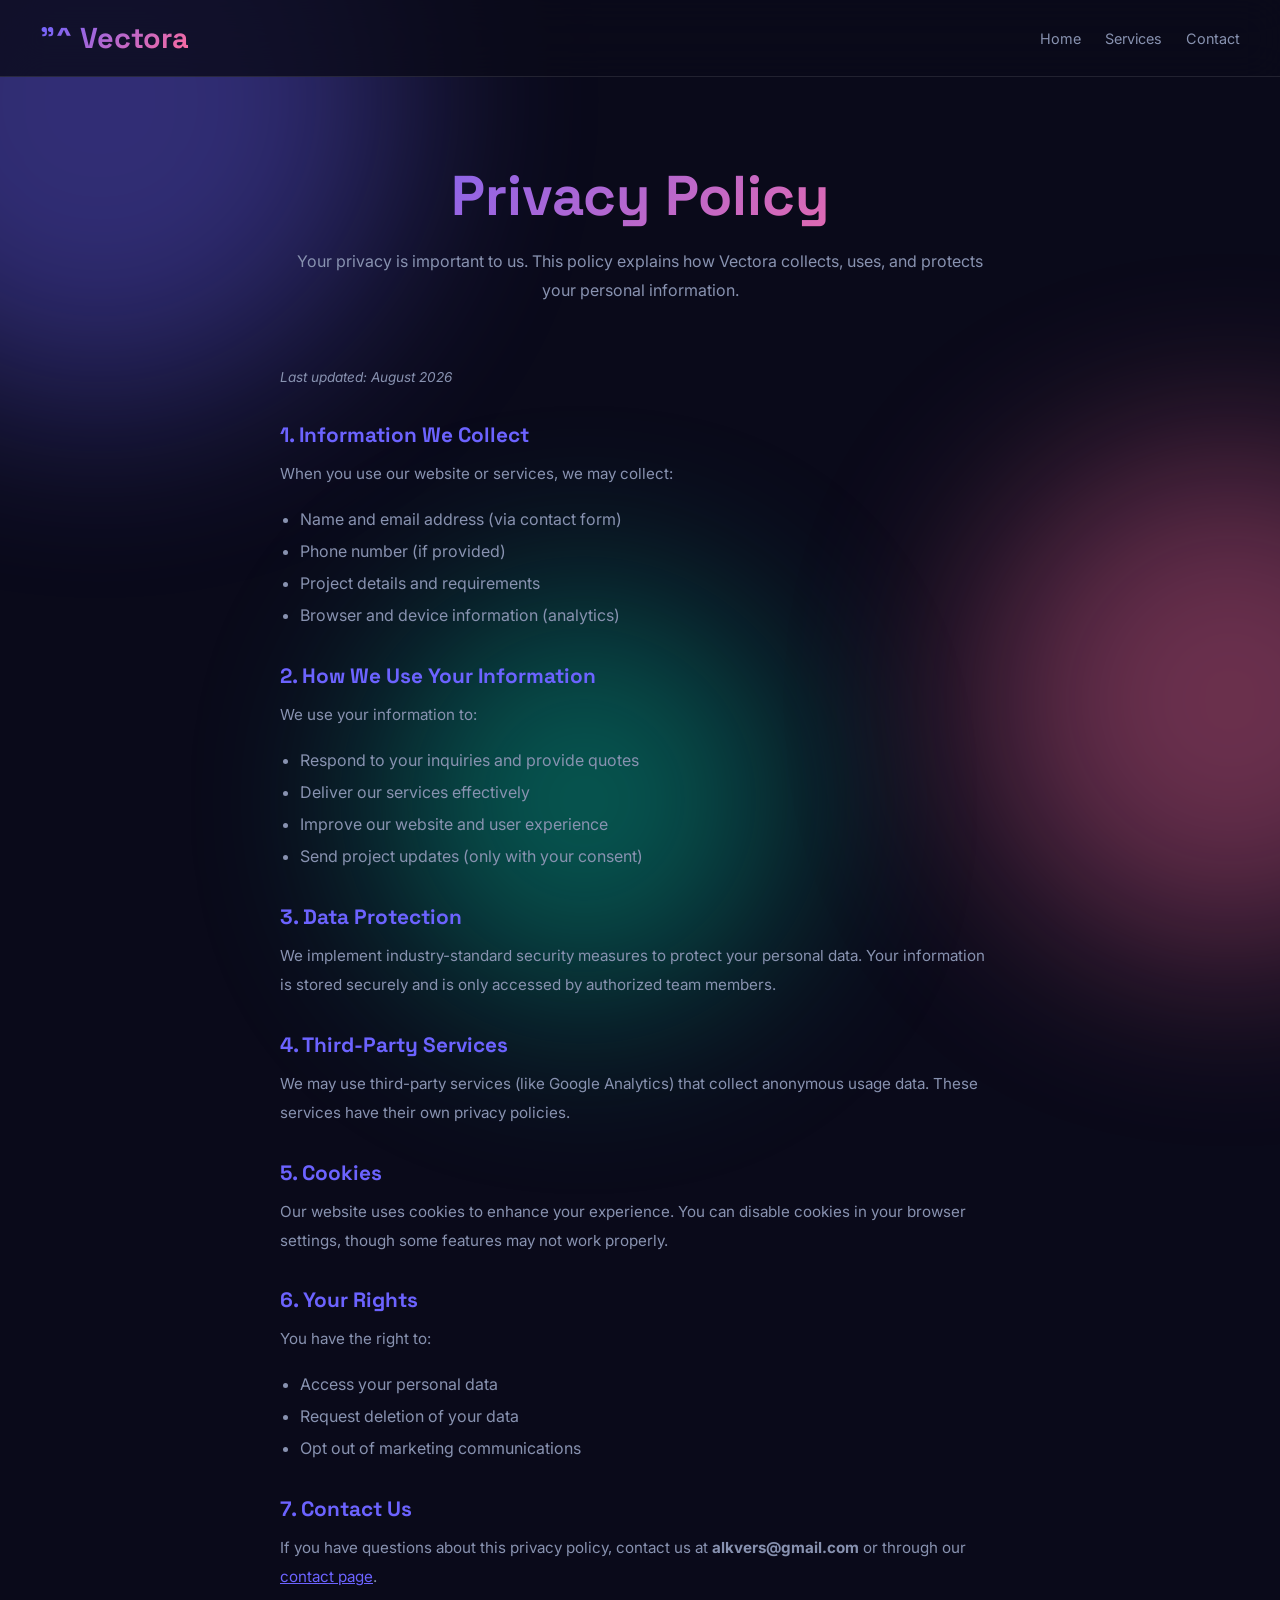
<file: privacy.html>
<!DOCTYPE html>
<html lang="en">
<head>
    <meta charset="UTF-8">
    <meta name="viewport" content="width=device-width, initial-scale=1.0">
    <title>Privacy Policy — Vectora Agency</title>
    <link href="https://fonts.googleapis.com/css2?family=Inter:wght@300;400;500;600;700;800;900&family=Space+Grotesk:wght@400;500;600;700&display=swap" rel="stylesheet">
    <link rel="stylesheet" href="https://cdnjs.cloudflare.com/ajax/libs/font-awesome/6.5.0/css/all.min.css">
    <style>
        *{margin:0;padding:0;box-sizing:border-box}
        :root{--bg:#0a0a1a;--text:#fff;--text-muted:#8892b0;--primary:#6C63FF;--secondary:#FF6B9D;--accent:#00D4AA;--glass-bg:rgba(255,255,255,0.05);--glass-border:rgba(255,255,255,0.1);--card-radius:20px}
        body{font-family:'Inter',sans-serif;background:var(--bg);color:var(--text);min-height:100vh;overflow-x:hidden}
        .blob{position:fixed;border-radius:50%;filter:blur(100px);opacity:.4;z-index:-1}
        .blob-1{width:600px;height:600px;background:#6C63FF;top:-200px;left:-200px}
        .blob-2{width:500px;height:500px;background:#FF6B9D;top:50%;right:-200px}
        .blob-3{width:400px;height:400px;background:#00D4AA;bottom:-100px;left:30%}
        nav{position:fixed;top:0;width:100%;z-index:100;padding:20px 40px;display:flex;justify-content:space-between;align-items:center;backdrop-filter:blur(20px);background:rgba(10,10,26,.8);border-bottom:1px solid var(--glass-border)}
        .nav-logo{font-family:'Space Grotesk',sans-serif;font-size:1.8rem;font-weight:700;background:linear-gradient(135deg,var(--primary),var(--secondary));-webkit-background-clip:text;-webkit-text-fill-color:transparent}
        .nav-links{display:flex;gap:24px;align-items:center}
        nav a{color:var(--text-muted);text-decoration:none;font-size:.9rem;transition:color .3s}
        nav a:hover{color:var(--text)}
        .page-hero{padding:160px 40px 60px;text-align:center;max-width:800px;margin:0 auto}
        .page-hero h1{font-family:'Space Grotesk',sans-serif;font-size:3.5rem;font-weight:800;background:linear-gradient(135deg,var(--primary),var(--secondary));-webkit-background-clip:text;-webkit-text-fill-color:transparent;margin-bottom:16px}
        .page-hero p{color:var(--text-muted);font-size:1rem;line-height:1.8}
        .legal-content{max-width:800px;margin:0 auto;padding:0 40px 100px}
        .legal-content h2{font-family:'Space Grotesk',sans-serif;font-size:1.3rem;font-weight:700;color:var(--primary);margin:32px 0 12px}
        .legal-content p{color:var(--text-muted);font-size:.95rem;line-height:1.9;margin-bottom:14px}
        .legal-content ul{color:var(--text-muted);padding-left:20px;line-height:2;margin-bottom:14px}
        .legal-content .updated{color:var(--text-muted);font-size:.85rem;font-style:italic;margin-bottom:30px}
    </style>
</head>
<body>
    <div class="blob blob-1"></div>
    <div class="blob blob-2"></div>
    <div class="blob blob-3"></div>
    <nav>
        <div class="nav-logo">"^ Vectora</div>
        <div class="nav-links">
            <a href="index.html">Home</a>
            <a href="index.html#services">Services</a>
            <a href="index.html#contact">Contact</a>
        </div>
    </nav>
    <div class="page-hero">
        <h1>Privacy Policy</h1>
        <p>Your privacy is important to us. This policy explains how Vectora collects, uses, and protects your personal information.</p>
    </div>
    <div class="legal-content">
        <p class="updated">Last updated: August 2026</p>

        <h2>1. Information We Collect</h2>
        <p>When you use our website or services, we may collect:</p>
        <ul>
            <li>Name and email address (via contact form)</li>
            <li>Phone number (if provided)</li>
            <li>Project details and requirements</li>
            <li>Browser and device information (analytics)</li>
        </ul>

        <h2>2. How We Use Your Information</h2>
        <p>We use your information to:</p>
        <ul>
            <li>Respond to your inquiries and provide quotes</li>
            <li>Deliver our services effectively</li>
            <li>Improve our website and user experience</li>
            <li>Send project updates (only with your consent)</li>
        </ul>

        <h2>3. Data Protection</h2>
        <p>We implement industry-standard security measures to protect your personal data. Your information is stored securely and is only accessed by authorized team members.</p>

        <h2>4. Third-Party Services</h2>
        <p>We may use third-party services (like Google Analytics) that collect anonymous usage data. These services have their own privacy policies.</p>

        <h2>5. Cookies</h2>
        <p>Our website uses cookies to enhance your experience. You can disable cookies in your browser settings, though some features may not work properly.</p>

        <h2>6. Your Rights</h2>
        <p>You have the right to:</p>
        <ul>
            <li>Access your personal data</li>
            <li>Request deletion of your data</li>
            <li>Opt out of marketing communications</li>
        </ul>

        <h2>7. Contact Us</h2>
        <p>If you have questions about this privacy policy, contact us at <strong>alkvers@gmail.com</strong> or through our <a href="index.html#contact" style="color:var(--primary)">contact page</a>.</p>
    </div>
</body>
</html>
</file>
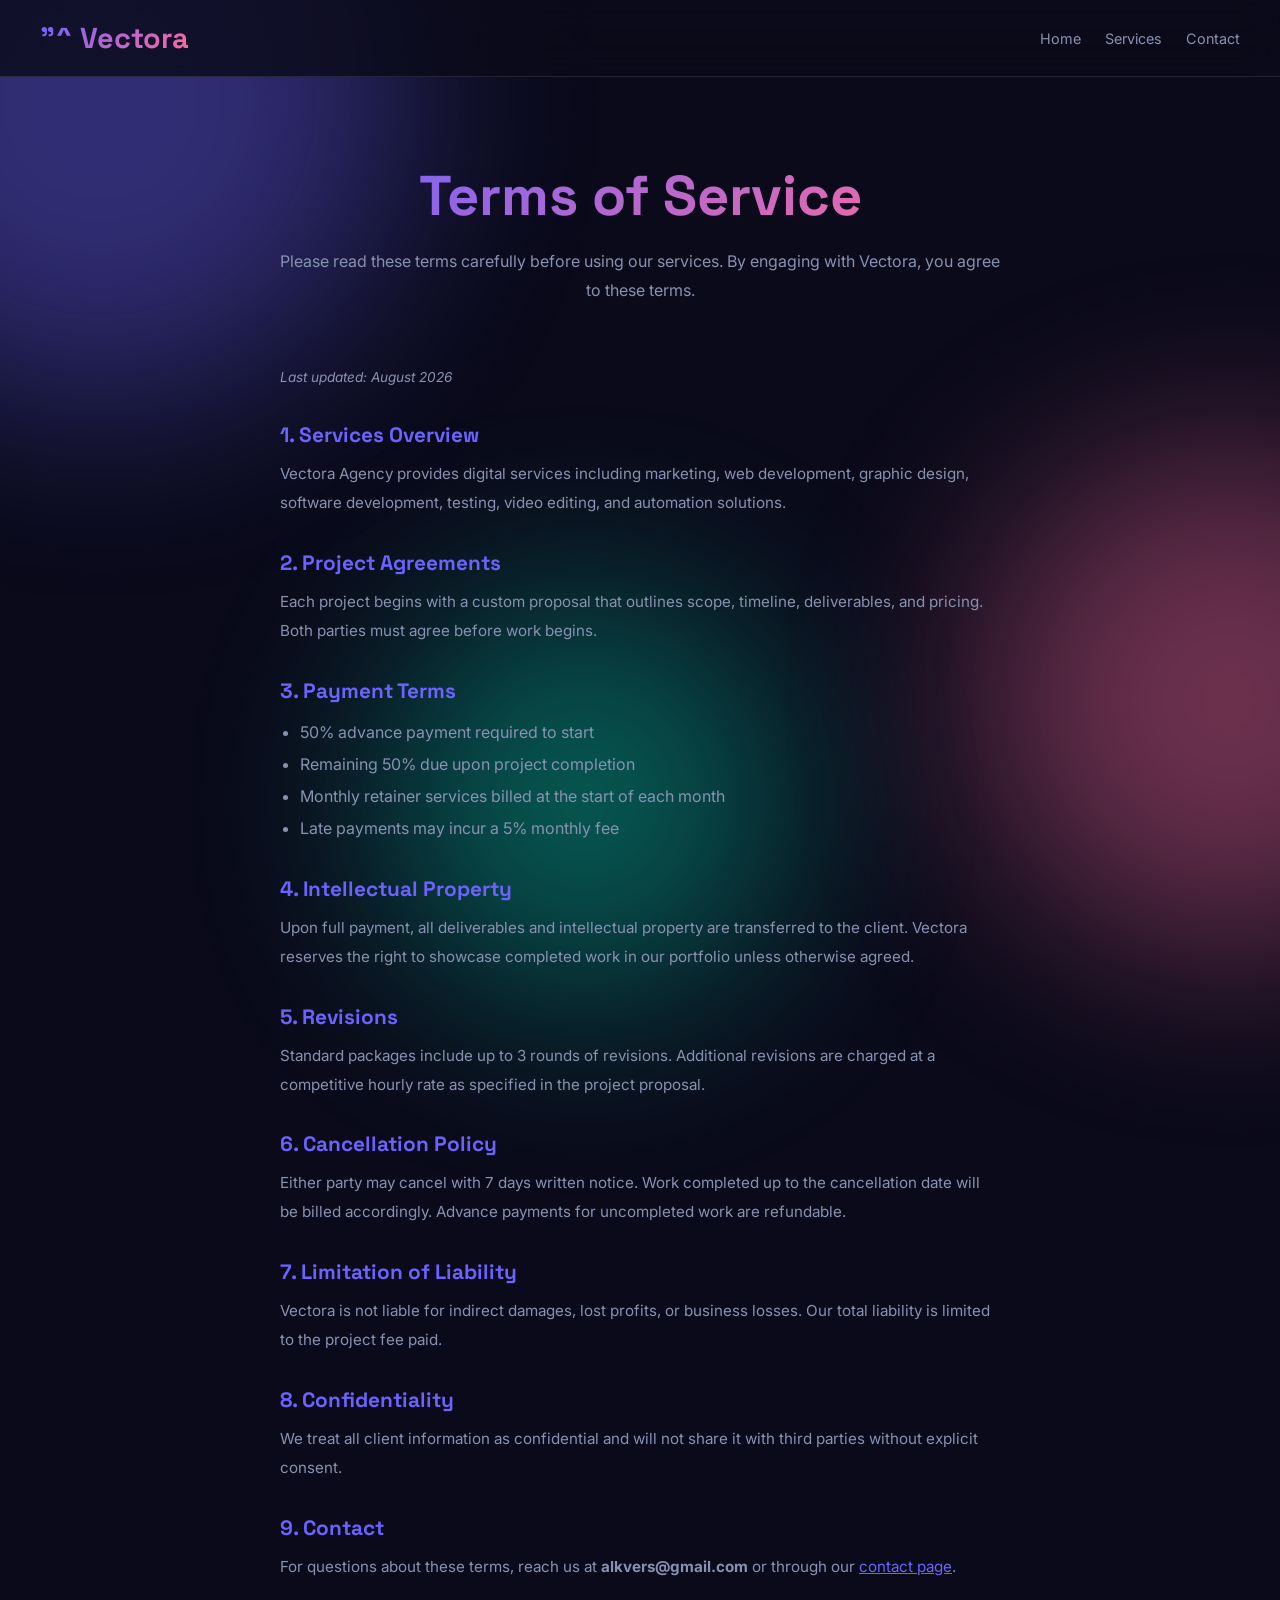
<file: terms.html>
<!DOCTYPE html>
<html lang="en">
<head>
    <meta charset="UTF-8">
    <meta name="viewport" content="width=device-width, initial-scale=1.0">
    <title>Terms of Service — Vectora Agency</title>
    <link href="https://fonts.googleapis.com/css2?family=Inter:wght@300;400;500;600;700;800;900&family=Space+Grotesk:wght@400;500;600;700&display=swap" rel="stylesheet">
    <link rel="stylesheet" href="https://cdnjs.cloudflare.com/ajax/libs/font-awesome/6.5.0/css/all.min.css">
    <style>
        *{margin:0;padding:0;box-sizing:border-box}
        :root{--bg:#0a0a1a;--text:#fff;--text-muted:#8892b0;--primary:#6C63FF;--secondary:#FF6B9D;--accent:#00D4AA;--glass-bg:rgba(255,255,255,0.05);--glass-border:rgba(255,255,255,0.1);--card-radius:20px}
        body{font-family:'Inter',sans-serif;background:var(--bg);color:var(--text);min-height:100vh;overflow-x:hidden}
        .blob{position:fixed;border-radius:50%;filter:blur(100px);opacity:.4;z-index:-1}
        .blob-1{width:600px;height:600px;background:#6C63FF;top:-200px;left:-200px}
        .blob-2{width:500px;height:500px;background:#FF6B9D;top:50%;right:-200px}
        .blob-3{width:400px;height:400px;background:#00D4AA;bottom:-100px;left:30%}
        nav{position:fixed;top:0;width:100%;z-index:100;padding:20px 40px;display:flex;justify-content:space-between;align-items:center;backdrop-filter:blur(20px);background:rgba(10,10,26,.8);border-bottom:1px solid var(--glass-border)}
        .nav-logo{font-family:'Space Grotesk',sans-serif;font-size:1.8rem;font-weight:700;background:linear-gradient(135deg,var(--primary),var(--secondary));-webkit-background-clip:text;-webkit-text-fill-color:transparent}
        .nav-links{display:flex;gap:24px;align-items:center}
        nav a{color:var(--text-muted);text-decoration:none;font-size:.9rem;transition:color .3s}
        nav a:hover{color:var(--text)}
        .page-hero{padding:160px 40px 60px;text-align:center;max-width:800px;margin:0 auto}
        .page-hero h1{font-family:'Space Grotesk',sans-serif;font-size:3.5rem;font-weight:800;background:linear-gradient(135deg,var(--primary),var(--secondary));-webkit-background-clip:text;-webkit-text-fill-color:transparent;margin-bottom:16px}
        .page-hero p{color:var(--text-muted);font-size:1rem;line-height:1.8}
        .legal-content{max-width:800px;margin:0 auto;padding:0 40px 100px}
        .legal-content h2{font-family:'Space Grotesk',sans-serif;font-size:1.3rem;font-weight:700;color:var(--primary);margin:32px 0 12px}
        .legal-content p{color:var(--text-muted);font-size:.95rem;line-height:1.9;margin-bottom:14px}
        .legal-content ul{color:var(--text-muted);padding-left:20px;line-height:2;margin-bottom:14px}
        .legal-content .updated{color:var(--text-muted);font-size:.85rem;font-style:italic;margin-bottom:30px}
    </style>
</head>
<body>
    <div class="blob blob-1"></div>
    <div class="blob blob-2"></div>
    <div class="blob blob-3"></div>
    <nav>
        <div class="nav-logo">"^ Vectora</div>
        <div class="nav-links">
            <a href="index.html">Home</a>
            <a href="index.html#services">Services</a>
            <a href="index.html#contact">Contact</a>
        </div>
    </nav>
    <div class="page-hero">
        <h1>Terms of Service</h1>
        <p>Please read these terms carefully before using our services. By engaging with Vectora, you agree to these terms.</p>
    </div>
    <div class="legal-content">
        <p class="updated">Last updated: August 2026</p>

        <h2>1. Services Overview</h2>
        <p>Vectora Agency provides digital services including marketing, web development, graphic design, software development, testing, video editing, and automation solutions.</p>

        <h2>2. Project Agreements</h2>
        <p>Each project begins with a custom proposal that outlines scope, timeline, deliverables, and pricing. Both parties must agree before work begins.</p>

        <h2>3. Payment Terms</h2>
        <ul>
            <li>50% advance payment required to start</li>
            <li>Remaining 50% due upon project completion</li>
            <li>Monthly retainer services billed at the start of each month</li>
            <li>Late payments may incur a 5% monthly fee</li>
        </ul>

        <h2>4. Intellectual Property</h2>
        <p>Upon full payment, all deliverables and intellectual property are transferred to the client. Vectora reserves the right to showcase completed work in our portfolio unless otherwise agreed.</p>

        <h2>5. Revisions</h2>
        <p>Standard packages include up to 3 rounds of revisions. Additional revisions are charged at a competitive hourly rate as specified in the project proposal.</p>

        <h2>6. Cancellation Policy</h2>
        <p>Either party may cancel with 7 days written notice. Work completed up to the cancellation date will be billed accordingly. Advance payments for uncompleted work are refundable.</p>

        <h2>7. Limitation of Liability</h2>
        <p>Vectora is not liable for indirect damages, lost profits, or business losses. Our total liability is limited to the project fee paid.</p>

        <h2>8. Confidentiality</h2>
        <p>We treat all client information as confidential and will not share it with third parties without explicit consent.</p>

        <h2>9. Contact</h2>
        <p>For questions about these terms, reach us at <strong>alkvers@gmail.com</strong> or through our <a href="index.html#contact" style="color:var(--primary)">contact page</a>.</p>
    </div>
</body>
</html>
</file>
